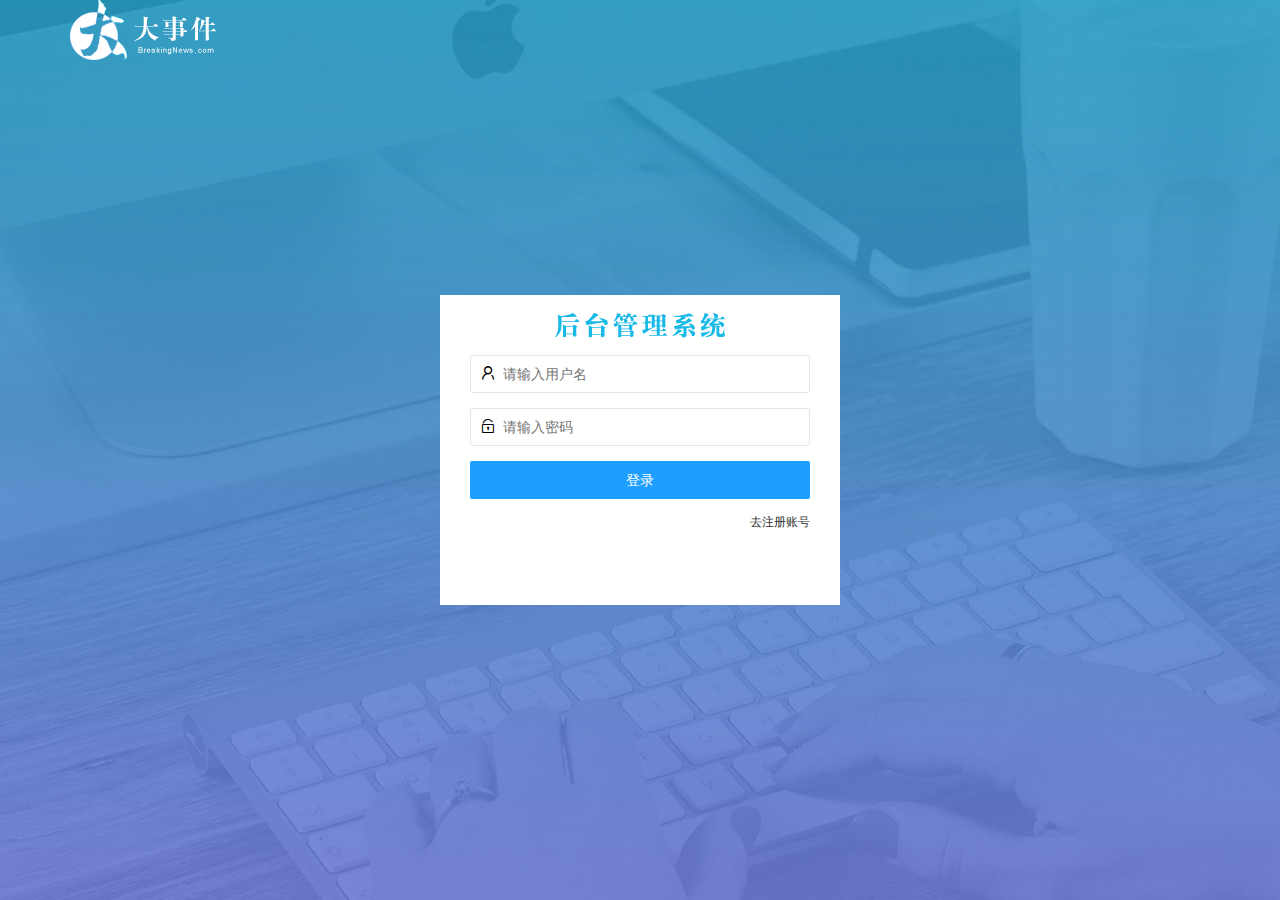
<file: login.html>
<html lang="en">

<head>
    <meta charset="UTF-8" />
    <meta name="viewport" content="width=device-width, initial-scale=1.0" />
    <title>大事件-登录/注册</title>
    <!-- 导入 LayUI 的样式 -->
    <link rel="stylesheet" href="/assets/lib/layui/css/layui.css" />
    <!-- 导入自己的样式表 -->
    <link rel="stylesheet" href="/assets/css/login.css" />
</head>

<body>
    <!-- 头部的 Logo 区域 -->
    <div class="layui-main">
        <img src="/assets/images/logo.png" alt="" />
    </div>

    <!-- 登录注册区域 -->
    <div class="loginAndRegBox">
        <div class="title-box"></div>
        <!-- 登录的div -->
        <div class="login-box">
            <form class="layui-form" action="" id="form_login">
                <!-- 用户名 -->
                <div class="layui-form-item">
                    <i class="layui-icon layui-icon-username"></i>
                    <input type="text" name="username" required lay-verify="required" placeholder="请输入用户名"
                        autocomplete="off" class="layui-input" />
                </div>
                <!-- 密码 -->
                <div class="layui-form-item">
                    <i class="layui-icon layui-icon-password"></i>
                    <input type="password" name="password" required lay-verify="required" placeholder="请输入密码"
                        autocomplete="off" class="layui-input" />
                </div>
                <!-- 登录按钮 -->
                <div class="layui-form-item">
                    <!-- 注意：表单提交按钮和普通按钮的区别，就是 lay-submit 属性 -->
                    <button class="layui-btn layui-btn-fluid layui-btn-normal" lay-submit>登录</button>
                </div>
                <div class="layui-form-item links">
                    <a href="javascript:;" id="link_reg">去注册账号</a>
                </div>
            </form>
        </div>
        <!-- 注册的div -->
        <div class="reg-box">
            <form class="layui-form" id="form_reg">
                <!-- 用户名 -->
                <div class="layui-form-item">
                    <i class="layui-icon layui-icon-username"></i>
                    <input type="text" name="username" required lay-verify="required" placeholder="请输入用户名"
                        autocomplete="off" class="layui-input" />
                </div>
                <!-- 密码 -->
                <div class="layui-form-item">
                    <i class="layui-icon layui-icon-password"></i>
                    <input type="password" name="password" required lay-verify="required|pwd" placeholder="请输入密码"
                        autocomplete="off" class="layui-input" />
                </div>
                <!-- 密码确认框 -->
                <div class="layui-form-item">
                    <i class="layui-icon layui-icon-password"></i>
                    <input type="password" name="repassword" required lay-verify="required|pwd|repwd"
                        placeholder="再次确认密码" autocomplete="off" class="layui-input" />
                </div>
                <!-- 注册按钮 -->
                <div class="layui-form-item">
                    <!-- 注意：表单提交按钮和普通按钮的区别，就是 lay-submit 属性 -->
                    <button class="layui-btn layui-btn-fluid layui-btn-normal" lay-submit>注册</button>
                </div>
                <div class="layui-form-item links">
                    <a href="javascript:;" id="link_login">去登录</a>
                </div>
            </form>
        </div>
    </div>
    <script src="./assets/lib/layui/layui.all.js"></script>
    <script src="./assets/lib/jquery.js"></script>
    <script src="./assets/js/baseAPI.js"></script>
    <script src="./assets/js/login.js"></script>
</body>

</html>
</file>
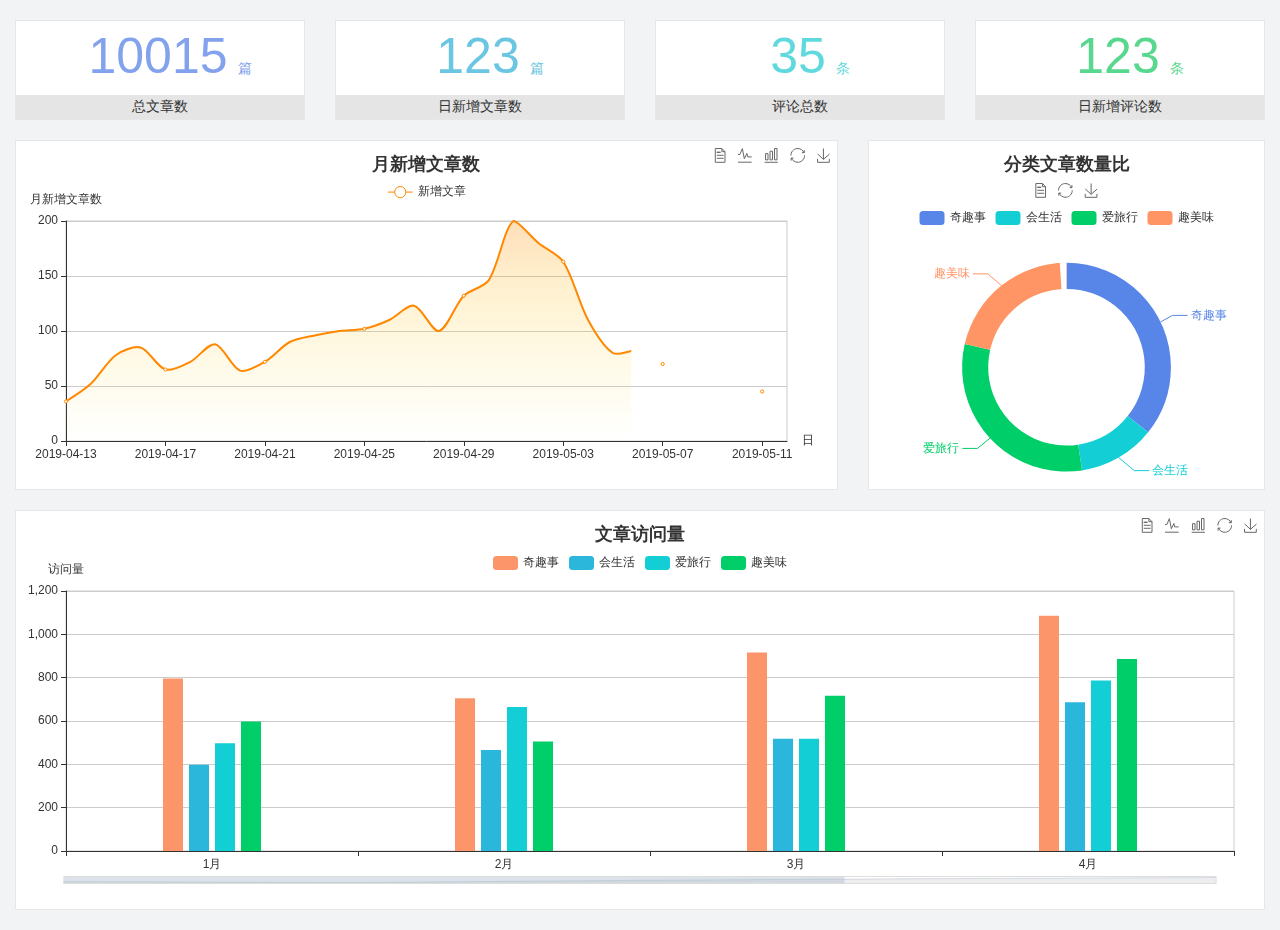
<file: home/dashboard.html>
<!DOCTYPE html>
<html lang="en">

<head>
  <meta charset="UTF-8">
  <meta name="viewport" content="width=device-width, initial-scale=1.0">
  <meta http-equiv="X-UA-Compatible" content="ie=edge">
  <title>图表统计</title>
  <link rel="stylesheet" href="../../assets/lib/bootstrap.css" />
  <link rel="stylesheet" href="../../assets/lib/main.css" />
  <script src="../../assets/lib/jquery.js"></script>
  <script type="text/javascript" src="../../assets/lib/echarts.min.js"></script>
</head>

<body>
  <div class="container-fluid">
    <div class="row spannel_list">
      <div class="col-sm-3 col-xs-6">
        <div class="spannel">
          <em>10015</em><span>篇</span>
          <b>总文章数</b>
        </div>
      </div>
      <div class="col-sm-3 col-xs-6">
        <div class="spannel scolor01">
          <em>123</em><span>篇</span>
          <b>日新增文章数</b>
        </div>
      </div>
      <div class="col-sm-3 col-xs-6">
        <div class="spannel scolor02">
          <em>35</em><span>条</span>
          <b>评论总数</b>
        </div>
      </div>
      <div class="col-sm-3 col-xs-6">
        <div class="spannel scolor03">
          <em>123</em><span>条</span>
          <b>日新增评论数</b>
        </div>
      </div>
    </div>
  </div>

  <div class="container-fluid">
    <div class="row curve-pie">
      <div class="col-lg-8 col-md-8">
        <div class="gragh_pannel" id="curve_show"></div>
      </div>
      <div class="col-lg-4 col-md-4">
        <div class="gragh_pannel" id="pie_show"></div>
      </div>
    </div>
  </div>

  <div class="container-fluid">
    <div class="column_pannel" id="column_show"></div>
  </div>

  <script>
    var oChart = echarts.init(document.getElementById('curve_show'));
    var aList_all = [
      { 'count': 36, 'date': '2019-04-13' },
      { 'count': 52, 'date': '2019-04-14' },
      { 'count': 78, 'date': '2019-04-15' },
      { 'count': 85, 'date': '2019-04-16' },
      { 'count': 65, 'date': '2019-04-17' },
      { 'count': 72, 'date': '2019-04-18' },
      { 'count': 88, 'date': '2019-04-19' },
      { 'count': 64, 'date': '2019-04-20' },
      { 'count': 72, 'date': '2019-04-21' },
      { 'count': 90, 'date': '2019-04-22' },
      { 'count': 96, 'date': '2019-04-23' },
      { 'count': 100, 'date': '2019-04-24' },
      { 'count': 102, 'date': '2019-04-25' },
      { 'count': 110, 'date': '2019-04-26' },
      { 'count': 123, 'date': '2019-04-27' },
      { 'count': 100, 'date': '2019-04-28' },
      { 'count': 132, 'date': '2019-04-29' },
      { 'count': 146, 'date': '2019-04-30' },
      { 'count': 200, 'date': '2019-05-01' },
      { 'count': 180, 'date': '2019-05-02' },
      { 'count': 163, 'date': '2019-05-03' },
      { 'count': 110, 'date': '2019-05-04' },
      { 'count': 80, 'date': '2019-05-05' },
      { 'count': 82, 'date': '2019-05-06' },
      { 'count': 70, 'date': '2019-05-07' },
      { 'count': 65, 'date': '2019-05-08' },
      { 'count': 54, 'date': '2019-05-09' },
      { 'count': 40, 'date': '2019-05-10' },
      { 'count': 45, 'date': '2019-05-11' },
      { 'count': 38, 'date': '2019-05-12' },
    ];

    let aCount = [];
    let aDate = [];

    for (var i = 0; i < aList_all.length; i++) {
      aCount.push(aList_all[i].count);
      aDate.push(aList_all[i].date);
    }

    var chartopt = {
      title: {
        text: '月新增文章数',
        left: 'center',
        top: '10'
      },
      tooltip: {
        trigger: 'axis'
      },
      legend: {
        data: ['新增文章'],
        top: '40'
      },
      toolbox: {
        show: true,
        feature: {
          mark: { show: true },
          dataView: { show: true, readOnly: false },
          magicType: { show: true, type: ['line', 'bar'] },
          restore: { show: true },
          saveAsImage: { show: true }
        }
      },
      calculable: true,
      xAxis: [
        {
          name: '日',
          type: 'category',
          boundaryGap: false,
          data: aDate
        }
      ],
      yAxis: [
        {
          name: '月新增文章数',
          type: 'value'
        }
      ],
      series: [
        {
          name: '新增文章',
          type: 'line',
          smooth: true,
          itemStyle: { normal: { areaStyle: { type: 'default' }, color: '#f80' }, lineStyle: { color: '#f80' } },
          data: aCount
        }],
      areaStyle: {
        normal: {
          color: new echarts.graphic.LinearGradient(0, 0, 0, 1, [{
            offset: 0,
            color: 'rgba(255,136,0,0.39)'
          }, {
            offset: .34,
            color: 'rgba(255,180,0,0.25)'
          }, {
            offset: 1,
            color: 'rgba(255,222,0,0.00)'
          }])

        }
      },
      grid: {
        show: true,
        x: 50,
        x2: 50,
        y: 80,
        height: 220
      }
    };

    oChart.setOption(chartopt);


    var oPie = echarts.init(document.getElementById('pie_show'));
    var oPieopt =
    {
      title: {
        top: 10,
        text: '分类文章数量比',
        x: 'center'
      },
      tooltip: {
        trigger: 'item',
        formatter: "{a} <br/>{b} : {c} ({d}%)"
      },
      color: ['#5885e8', '#13cfd5', '#00ce68', '#ff9565'],
      legend: {
        x: 'center',
        top: 65,
        data: ['奇趣事', '会生活', '爱旅行', '趣美味']
      },
      toolbox: {
        show: true,
        x: 'center',
        top: 35,
        feature: {
          mark: { show: true },
          dataView: { show: true, readOnly: false },
          magicType: {
            show: true,
            type: ['pie', 'funnel'],
            option: {
              funnel: {
                x: '25%',
                width: '50%',
                funnelAlign: 'left',
                max: 1548
              }
            }
          },
          restore: { show: true },
          saveAsImage: { show: true }
        }
      },
      calculable: true,
      series: [
        {
          name: '访问来源',
          type: 'pie',
          radius: ['45%', '60%'],
          center: ['50%', '65%'],
          data: [
            { value: 300, name: '奇趣事' },
            { value: 100, name: '会生活' },
            { value: 260, name: '爱旅行' },
            { value: 180, name: '趣美味' }
          ]
        }
      ]
    };
    oPie.setOption(oPieopt);



    var oColumn = this.echarts.init(document.getElementById('column_show'));
    var oColumnopt =
    {
      title: {
        text: '文章访问量',
        left: 'center',
        top: '10'
      },
      tooltip: {
        trigger: 'axis'
      },
      legend: {
        data: ['奇趣事', '会生活', '爱旅行', '趣美味'],
        top: '40'
      },
      toolbox: {
        show: true,
        feature: {
          mark: { show: true },
          dataView: { show: true, readOnly: false },
          magicType: { show: true, type: ['line', 'bar'] },
          restore: { show: true },
          saveAsImage: { show: true }
        }
      },
      calculable: true,
      xAxis: [
        {
          type: 'category',
          data: ['1月', '2月', '3月', '4月', '5月']
        }
      ],
      yAxis: [
        {
          name: '访问量',
          type: 'value'
        }
      ],
      series: [
        {
          name: '奇趣事',
          type: 'bar',
          barWidth: 20,
          itemStyle: {
            normal: { areaStyle: { type: 'default' }, color: '#fd956a' }
          },
          data: [800, 708, 920, 1090, 1200]
        },
        {
          name: '会生活',
          type: 'bar',
          barWidth: 20,
          itemStyle: {
            normal: { areaStyle: { type: 'default' }, color: '#2bb6db' }
          },
          data: [400, 468, 520, 690, 800]
        },
        {
          name: '爱旅行',
          type: 'bar',
          barWidth: 20,
          itemStyle: {
            normal: { areaStyle: { type: 'default' }, color: '#13cfd5' }
          },
          data: [500, 668, 520, 790, 900]
        },
        {
          name: '趣美味',
          type: 'bar',
          barWidth: 20,
          itemStyle: {
            normal: { areaStyle: { type: 'default' }, color: '#00ce68' }
          },
          data: [600, 508, 720, 890, 1000]
        }
      ],
      grid: {
        show: true,
        x: 50,
        x2: 30,
        y: 80,
        height: 260
      },
      dataZoom: [//给x轴设置滚动条
        {
          start: 0,//默认为0
          end: 100 - 1000 / 31,//默认为100
          type: 'slider',
          show: true,
          xAxisIndex: [0],
          handleSize: 0,//滑动条的 左右2个滑动条的大小
          height: 8,//组件高度
          left: 45, //左边的距离
          right: 50,//右边的距离
          bottom: 26,//右边的距离
          handleColor: '#ddd',//h滑动图标的颜色
          handleStyle: {
            borderColor: "#cacaca",
            borderWidth: "1",
            shadowBlur: 2,
            background: "#ddd",
            shadowColor: "#ddd",
          }
        }]
    };
    oColumn.setOption(oColumnopt);
  </script>
</body>

</html>
</file>
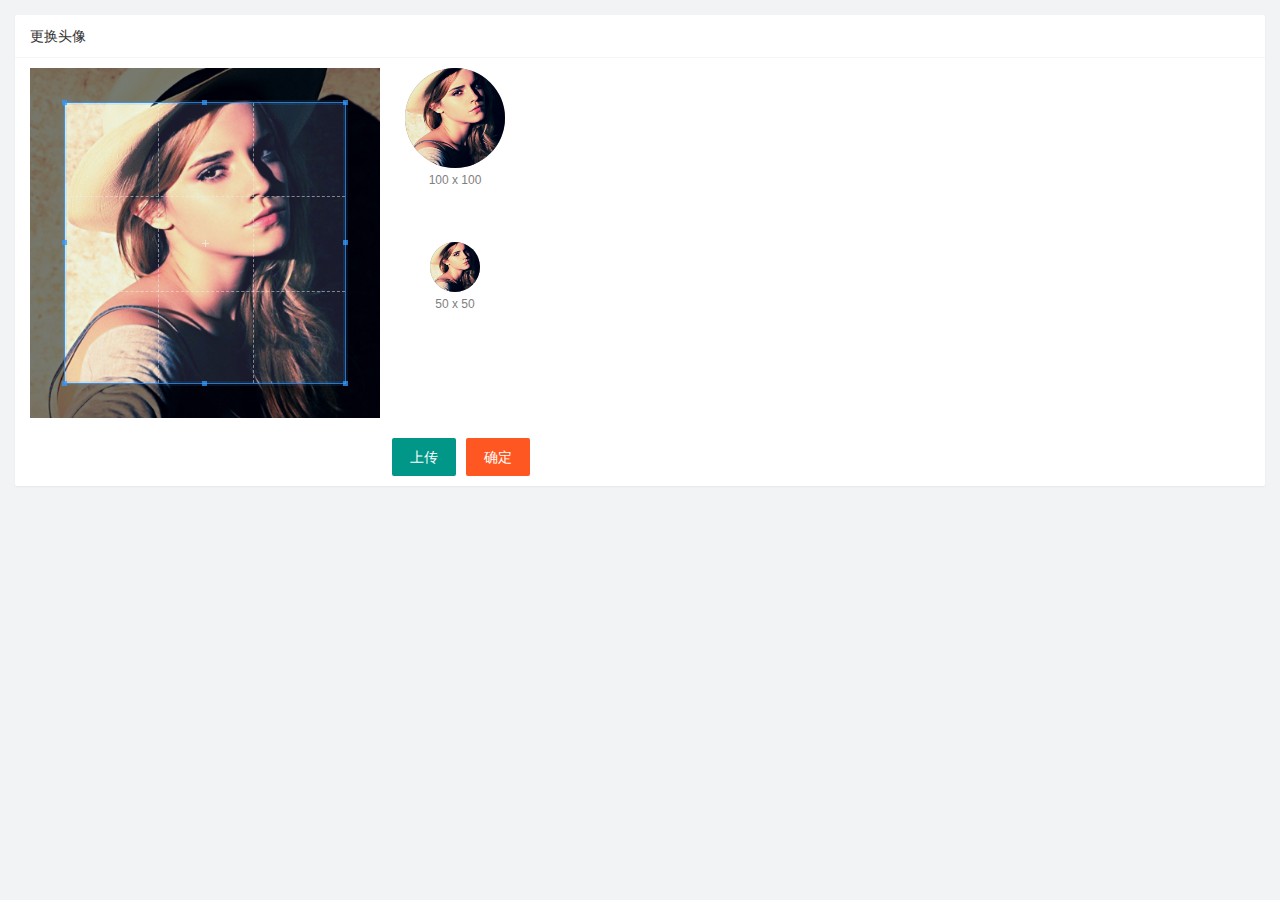
<file: user/user_avatar.html>
<!DOCTYPE html>
<html lang="en">

<head>
    <meta charset="UTF-8" />
    <meta name="viewport" content="width=device-width, initial-scale=1.0" />
    <title>Document</title>
    <link rel="stylesheet" href="/assets/lib/layui/css/layui.css" />
    <link rel="stylesheet" href="/assets/css/user/user_avatar.css" />
    <link rel="stylesheet" href="/assets/lib/cropper/cropper.css">
</head>

<body>
    <!-- 卡片区域 -->
    <div class="layui-card">
        <div class="layui-card-header">更换头像</div>
        <div class="layui-card-body">
            <!-- 第一行的图片裁剪和预览区域 -->
            <div class="row1">
                <!-- 图片裁剪区域 -->
                <div class="cropper-box">
                    <!-- 这个 img 标签很重要，将来会把它初始化为裁剪区域 -->
                    <img id="image" src="/assets/images/sample.jpg" />
                </div>
                <!-- 图片的预览区域 -->
                <div class="preview-box">
                    <div>
                        <!-- 宽高为 100px 的预览区域 -->
                        <div class="img-preview w100"></div>
                        <p class="size">100 x 100</p>
                    </div>
                    <div>
                        <!-- 宽高为 50px 的预览区域 -->
                        <div class="img-preview w50"></div>
                        <p class="size">50 x 50</p>
                    </div>
                </div>
            </div 
            <!-- 第二行的按钮区域 -->
            <div class="row2">
                <input type="file" name="" id="file" accept="image/*">
                <button type="button" class="layui-btn" id="btn_img">上传</button>
                <button type="button" class="layui-btn layui-btn-danger" id="btn_sure">确定</button>
            </div>
        </div>
    </div>
    <script src="/assets/lib/layui/layui.all.js"></script>
    <script src="/assets/lib/jquery.js"></script>
    
    <script src="/assets/lib/cropper/Cropper.js"></script>
    <script src="/assets/lib/cropper/jquery-cropper.js"></script>
    <script src="/assets/js/baseAPI.js"></script>
    <script src="/assets/js/user/user_avatar.js"></script>
</body>

</html>
</file>
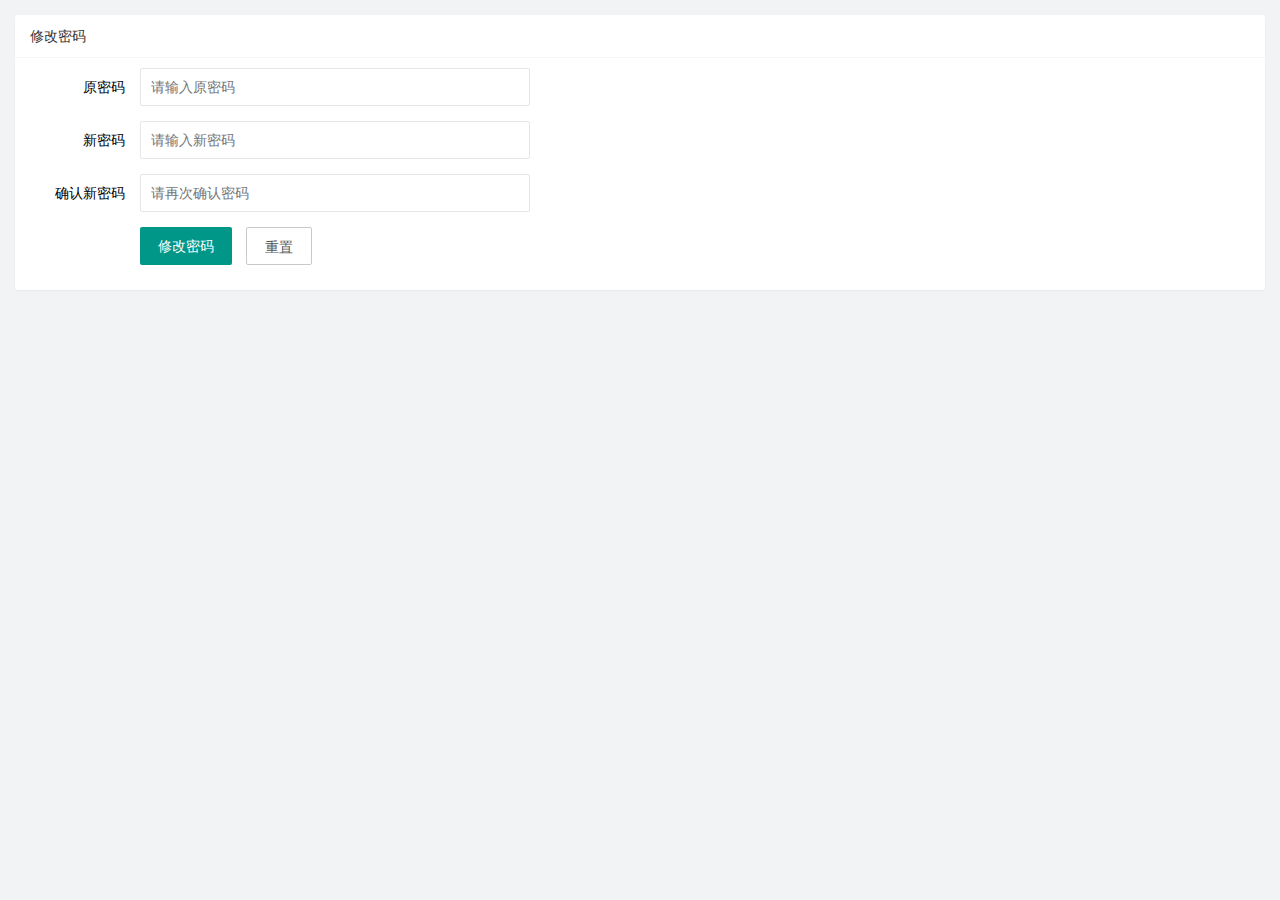
<file: user/user_pwd.html>
<!DOCTYPE html>
<html lang="en">
  <head>
    <meta charset="UTF-8" />
    <meta name="viewport" content="width=device-width, initial-scale=1.0" />
    <title>Document</title>
    <link rel="stylesheet" href="/assets/lib/layui/css/layui.css" />
    <link rel="stylesheet" href="/assets/css/user/user_pwd.css" />
  </head>
  <body>
    <!-- 卡片区域 -->
    <div class="layui-card">
      <div class="layui-card-header">修改密码</div>
      <div class="layui-card-body">
        <form class="layui-form">
          <div class="layui-form-item">
            <label class="layui-form-label">原密码</label>
            <div class="layui-input-block">
              <input type="password" name="oldPwd" required lay-verify="required|pwd" placeholder="请输入原密码" autocomplete="off" class="layui-input" />
            </div>
          </div>
          <div class="layui-form-item">
            <label class="layui-form-label">新密码</label>
            <div class="layui-input-block">
              <input type="password" name="newPwd" required lay-verify="required|pwd|samepwd" placeholder="请输入新密码" autocomplete="off" class="layui-input" />
            </div>
          </div>
          <div class="layui-form-item">
            <label class="layui-form-label">确认新密码</label>
            <div class="layui-input-block">
              <input type="password" name="rePwd" required lay-verify="required|pwd|repwd" placeholder="请再次确认密码" autocomplete="off" class="layui-input" />
            </div>
          </div>
          <div class="layui-form-item">
            <div class="layui-input-block">
              <button class="layui-btn" lay-submit lay-filter="formDemo">修改密码</button>
              <button type="reset" class="layui-btn layui-btn-primary">重置</button>
            </div>
          </div>
        </form>
      </div>
    </div>
    <script src="/assets/lib/layui/layui.all.js"></script>
    <script src="/assets/lib/jquery.js"></script>
    <script src="/assets/js/baseAPI.js"></script>
    <script src="/assets/js/user/user_pwd.js"></script>
  </body>
</html>
</file>
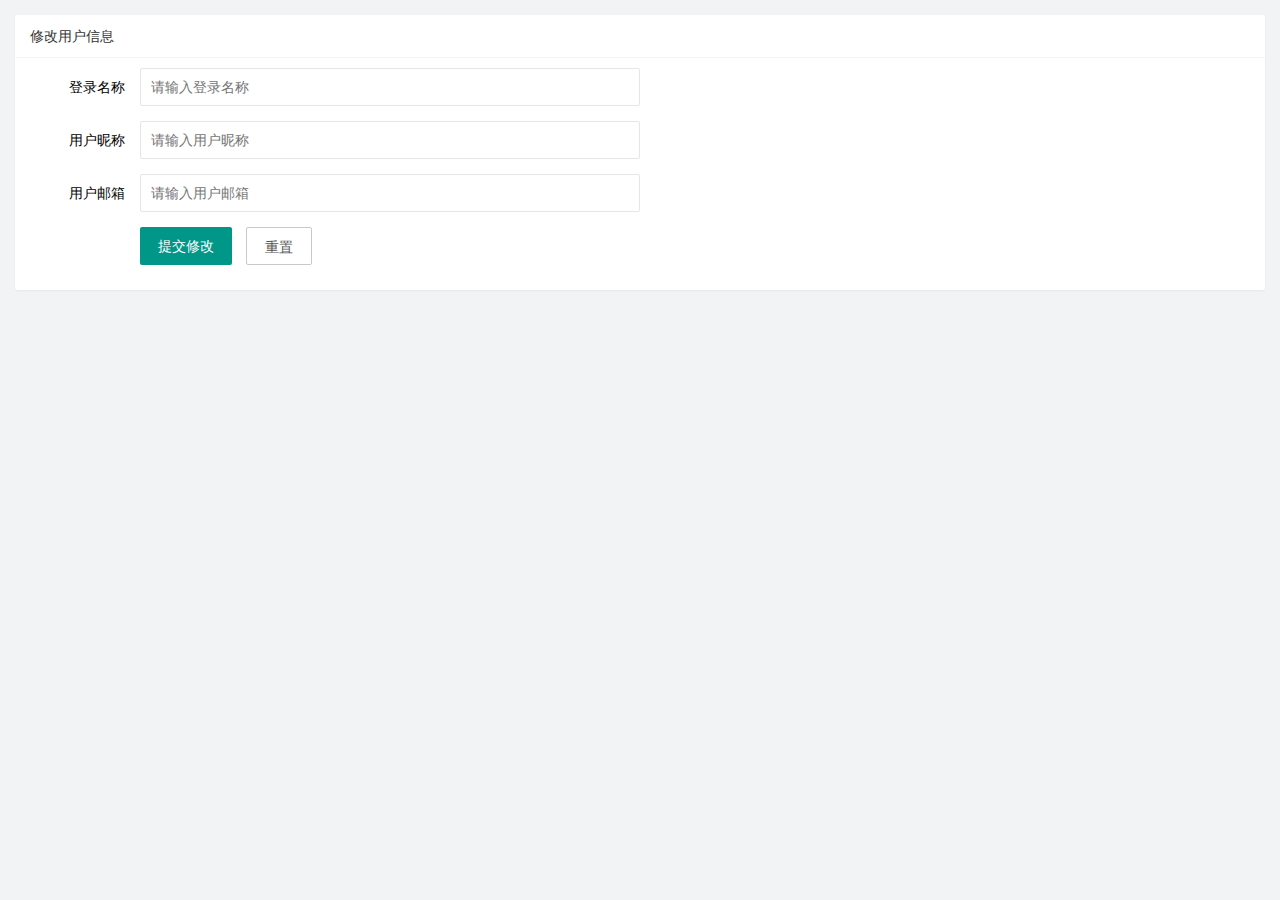
<file: user/userinfo.html>
<!DOCTYPE html>
<html lang="en">
  <head>
    <meta charset="UTF-8" />
    <meta name="viewport" content="width=device-width, initial-scale=1.0" />
    <title>Document</title>
    <!-- 导入 layui 的样式 -->
    <link rel="stylesheet" href="/assets/lib/layui/css/layui.css" />
    <!-- 导入自己的样式 -->
    <link rel="stylesheet" href="../assets/css/user/uesr.css" />
  </head>
  <body>
    <!-- 卡片区域 -->
    <div class="layui-card">
      <div class="layui-card-header">修改用户信息</div>
      <div class="layui-card-body">
        <form class="layui-form" action="" lay-filter="formUserInfo">
            <input type="hidden" name="id" value="" />
            <div class="layui-form-item">
              <label class="layui-form-label">登录名称</label>
              <div class="layui-input-block">
                <input type="text" name="username" required lay-verify="required" placeholder="请输入登录名称" autocomplete="off" class="layui-input" readonly />
              </div>
            </div>
            <div class="layui-form-item">
              <label class="layui-form-label">用户昵称</label>
              <div class="layui-input-block">
                <input type="text" name="nickname" required lay-verify="required|nickname" placeholder="请输入用户昵称" autocomplete="off" class="layui-input" />
              </div>
            </div>
            <div class="layui-form-item">
              <label class="layui-form-label">用户邮箱</label>
              <div class="layui-input-block">
                <input type="text" name="email" required lay-verify="required|email" placeholder="请输入用户邮箱" autocomplete="off" class="layui-input" />
              </div>
            </div>
            <div class="layui-form-item">
              <div class="layui-input-block">
                <button class="layui-btn" lay-submit lay-filter="formDemo">提交修改</button>
                <button type="reset" class="layui-btn layui-btn-primary" id="btn_click">重置</button>
              </div>
            </div>
          </form>
      </div>
    </div>
    <script src="../assets/lib/layui/layui.all.js"></script>
    <script src="../assets/lib/jquery.js"></script>
    <script src="../assets/js/baseAPI.js"></script>
    <script src="/assets/js/user/user.js"></script>
  </body>
</html>
</file>
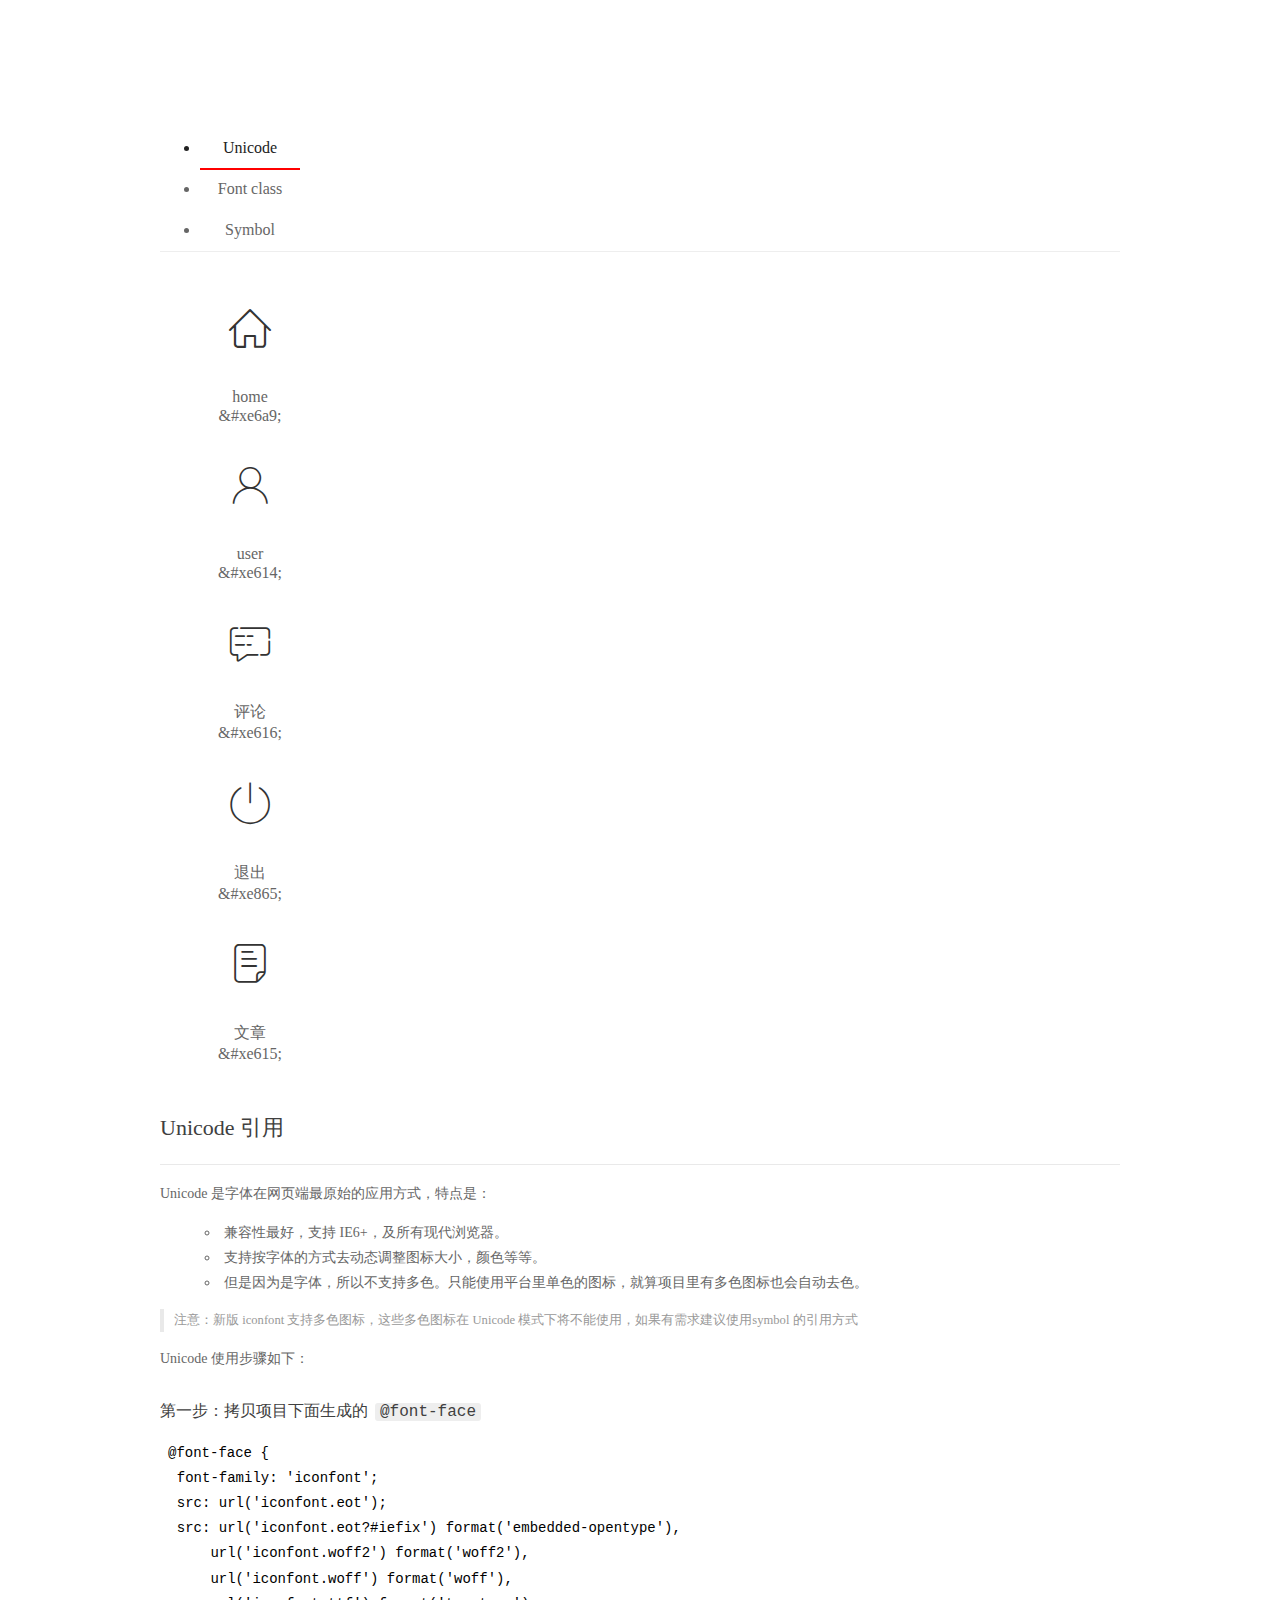
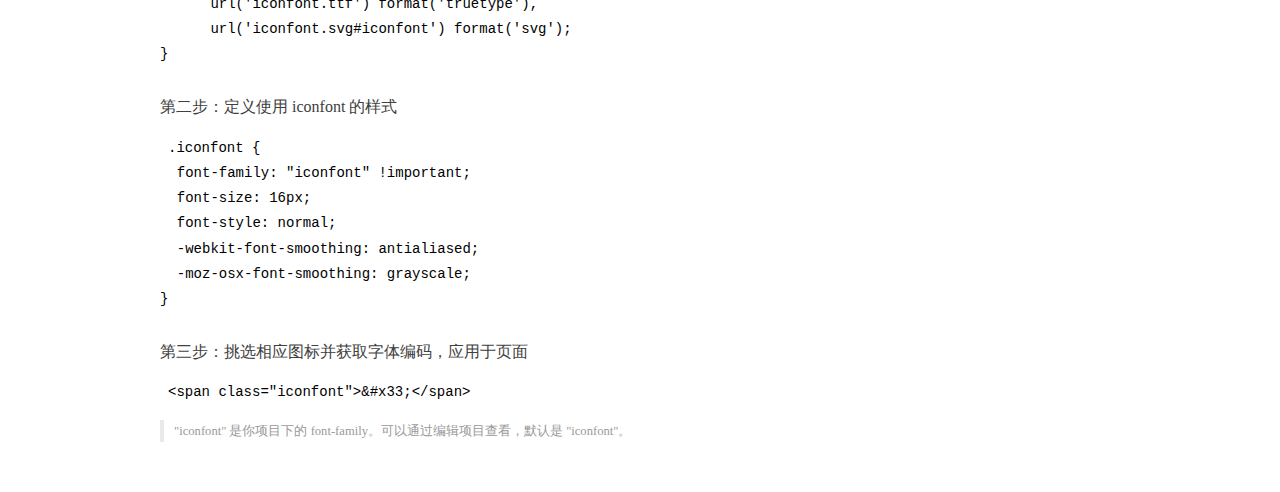
<file: assets/fonts/demo_index.html>
<!DOCTYPE html>
<html>
<head>
  <meta charset="utf-8"/>
  <title>IconFont Demo</title>
  <link rel="shortcut icon" href="https://gtms04.alicdn.com/tps/i4/TB1_oz6GVXXXXaFXpXXJDFnIXXX-64-64.ico" type="image/x-icon"/>
  <link rel="stylesheet" href="https://g.alicdn.com/thx/cube/1.3.2/cube.min.css">
  <link rel="stylesheet" href="demo.css">
  <link rel="stylesheet" href="iconfont.css">
  <script src="iconfont.js"></script>
  <!-- jQuery -->
  <script src="https://a1.alicdn.com/oss/uploads/2018/12/26/7bfddb60-08e8-11e9-9b04-53e73bb6408b.js"></script>
  <!-- 代码高亮 -->
  <script src="https://a1.alicdn.com/oss/uploads/2018/12/26/a3f714d0-08e6-11e9-8a15-ebf944d7534c.js"></script>
</head>
<body>
  <div class="main">
    <h1 class="logo"><a href="https://www.iconfont.cn/" title="iconfont 首页" target="_blank">&#xe86b;</a></h1>
    <div class="nav-tabs">
      <ul id="tabs" class="dib-box">
        <li class="dib active"><span>Unicode</span></li>
        <li class="dib"><span>Font class</span></li>
        <li class="dib"><span>Symbol</span></li>
      </ul>
      
    </div>
    <div class="tab-container">
      <div class="content unicode" style="display: block;">
          <ul class="icon_lists dib-box">
          
            <li class="dib">
              <span class="icon iconfont">&#xe6a9;</span>
                <div class="name">home</div>
                <div class="code-name">&amp;#xe6a9;</div>
              </li>
          
            <li class="dib">
              <span class="icon iconfont">&#xe614;</span>
                <div class="name">user</div>
                <div class="code-name">&amp;#xe614;</div>
              </li>
          
            <li class="dib">
              <span class="icon iconfont">&#xe616;</span>
                <div class="name">评论</div>
                <div class="code-name">&amp;#xe616;</div>
              </li>
          
            <li class="dib">
              <span class="icon iconfont">&#xe865;</span>
                <div class="name">退出</div>
                <div class="code-name">&amp;#xe865;</div>
              </li>
          
            <li class="dib">
              <span class="icon iconfont">&#xe615;</span>
                <div class="name">文章</div>
                <div class="code-name">&amp;#xe615;</div>
              </li>
          
          </ul>
          <div class="article markdown">
          <h2 id="unicode-">Unicode 引用</h2>
          <hr>

          <p>Unicode 是字体在网页端最原始的应用方式，特点是：</p>
          <ul>
            <li>兼容性最好，支持 IE6+，及所有现代浏览器。</li>
            <li>支持按字体的方式去动态调整图标大小，颜色等等。</li>
            <li>但是因为是字体，所以不支持多色。只能使用平台里单色的图标，就算项目里有多色图标也会自动去色。</li>
          </ul>
          <blockquote>
            <p>注意：新版 iconfont 支持多色图标，这些多色图标在 Unicode 模式下将不能使用，如果有需求建议使用symbol 的引用方式</p>
          </blockquote>
          <p>Unicode 使用步骤如下：</p>
          <h3 id="-font-face">第一步：拷贝项目下面生成的 <code>@font-face</code></h3>
<pre><code class="language-css"
>@font-face {
  font-family: 'iconfont';
  src: url('iconfont.eot');
  src: url('iconfont.eot?#iefix') format('embedded-opentype'),
      url('iconfont.woff2') format('woff2'),
      url('iconfont.woff') format('woff'),
      url('iconfont.ttf') format('truetype'),
      url('iconfont.svg#iconfont') format('svg');
}
</code></pre>
          <h3 id="-iconfont-">第二步：定义使用 iconfont 的样式</h3>
<pre><code class="language-css"
>.iconfont {
  font-family: "iconfont" !important;
  font-size: 16px;
  font-style: normal;
  -webkit-font-smoothing: antialiased;
  -moz-osx-font-smoothing: grayscale;
}
</code></pre>
          <h3 id="-">第三步：挑选相应图标并获取字体编码，应用于页面</h3>
<pre>
<code class="language-html"
>&lt;span class="iconfont"&gt;&amp;#x33;&lt;/span&gt;
</code></pre>
          <blockquote>
            <p>"iconfont" 是你项目下的 font-family。可以通过编辑项目查看，默认是 "iconfont"。</p>
          </blockquote>
          </div>
      </div>
      <div class="content font-class">
        <ul class="icon_lists dib-box">
          
          <li class="dib">
            <span class="icon iconfont icon-home"></span>
            <div class="name">
              home
            </div>
            <div class="code-name">.icon-home
            </div>
          </li>
          
          <li class="dib">
            <span class="icon iconfont icon-user"></span>
            <div class="name">
              user
            </div>
            <div class="code-name">.icon-user
            </div>
          </li>
          
          <li class="dib">
            <span class="icon iconfont icon-pinglun"></span>
            <div class="name">
              评论
            </div>
            <div class="code-name">.icon-pinglun
            </div>
          </li>
          
          <li class="dib">
            <span class="icon iconfont icon-tuichu"></span>
            <div class="name">
              退出
            </div>
            <div class="code-name">.icon-tuichu
            </div>
          </li>
          
          <li class="dib">
            <span class="icon iconfont icon-16"></span>
            <div class="name">
              文章
            </div>
            <div class="code-name">.icon-16
            </div>
          </li>
          
        </ul>
        <div class="article markdown">
        <h2 id="font-class-">font-class 引用</h2>
        <hr>

        <p>font-class 是 Unicode 使用方式的一种变种，主要是解决 Unicode 书写不直观，语意不明确的问题。</p>
        <p>与 Unicode 使用方式相比，具有如下特点：</p>
        <ul>
          <li>兼容性良好，支持 IE8+，及所有现代浏览器。</li>
          <li>相比于 Unicode 语意明确，书写更直观。可以很容易分辨这个 icon 是什么。</li>
          <li>因为使用 class 来定义图标，所以当要替换图标时，只需要修改 class 里面的 Unicode 引用。</li>
          <li>不过因为本质上还是使用的字体，所以多色图标还是不支持的。</li>
        </ul>
        <p>使用步骤如下：</p>
        <h3 id="-fontclass-">第一步：引入项目下面生成的 fontclass 代码：</h3>
<pre><code class="language-html">&lt;link rel="stylesheet" href="./iconfont.css"&gt;
</code></pre>
        <h3 id="-">第二步：挑选相应图标并获取类名，应用于页面：</h3>
<pre><code class="language-html">&lt;span class="iconfont icon-xxx"&gt;&lt;/span&gt;
</code></pre>
        <blockquote>
          <p>"
            iconfont" 是你项目下的 font-family。可以通过编辑项目查看，默认是 "iconfont"。</p>
        </blockquote>
      </div>
      </div>
      <div class="content symbol">
          <ul class="icon_lists dib-box">
          
            <li class="dib">
                <svg class="icon svg-icon" aria-hidden="true">
                  <use xlink:href="#icon-home"></use>
                </svg>
                <div class="name">home</div>
                <div class="code-name">#icon-home</div>
            </li>
          
            <li class="dib">
                <svg class="icon svg-icon" aria-hidden="true">
                  <use xlink:href="#icon-user"></use>
                </svg>
                <div class="name">user</div>
                <div class="code-name">#icon-user</div>
            </li>
          
            <li class="dib">
                <svg class="icon svg-icon" aria-hidden="true">
                  <use xlink:href="#icon-pinglun"></use>
                </svg>
                <div class="name">评论</div>
                <div class="code-name">#icon-pinglun</div>
            </li>
          
            <li class="dib">
                <svg class="icon svg-icon" aria-hidden="true">
                  <use xlink:href="#icon-tuichu"></use>
                </svg>
                <div class="name">退出</div>
                <div class="code-name">#icon-tuichu</div>
            </li>
          
            <li class="dib">
                <svg class="icon svg-icon" aria-hidden="true">
                  <use xlink:href="#icon-16"></use>
                </svg>
                <div class="name">文章</div>
                <div class="code-name">#icon-16</div>
            </li>
          
          </ul>
          <div class="article markdown">
          <h2 id="symbol-">Symbol 引用</h2>
          <hr>

          <p>这是一种全新的使用方式，应该说这才是未来的主流，也是平台目前推荐的用法。相关介绍可以参考这篇<a href="">文章</a>
            这种用法其实是做了一个 SVG 的集合，与另外两种相比具有如下特点：</p>
          <ul>
            <li>支持多色图标了，不再受单色限制。</li>
            <li>通过一些技巧，支持像字体那样，通过 <code>font-size</code>, <code>color</code> 来调整样式。</li>
            <li>兼容性较差，支持 IE9+，及现代浏览器。</li>
            <li>浏览器渲染 SVG 的性能一般，还不如 png。</li>
          </ul>
          <p>使用步骤如下：</p>
          <h3 id="-symbol-">第一步：引入项目下面生成的 symbol 代码：</h3>
<pre><code class="language-html">&lt;script src="./iconfont.js"&gt;&lt;/script&gt;
</code></pre>
          <h3 id="-css-">第二步：加入通用 CSS 代码（引入一次就行）：</h3>
<pre><code class="language-html">&lt;style&gt;
.icon {
  width: 1em;
  height: 1em;
  vertical-align: -0.15em;
  fill: currentColor;
  overflow: hidden;
}
&lt;/style&gt;
</code></pre>
          <h3 id="-">第三步：挑选相应图标并获取类名，应用于页面：</h3>
<pre><code class="language-html">&lt;svg class="icon" aria-hidden="true"&gt;
  &lt;use xlink:href="#icon-xxx"&gt;&lt;/use&gt;
&lt;/svg&gt;
</code></pre>
          </div>
      </div>

    </div>
  </div>
  <script>
  $(document).ready(function () {
      $('.tab-container .content:first').show()

      $('#tabs li').click(function (e) {
        var tabContent = $('.tab-container .content')
        var index = $(this).index()

        if ($(this).hasClass('active')) {
          return
        } else {
          $('#tabs li').removeClass('active')
          $(this).addClass('active')

          tabContent.hide().eq(index).fadeIn()
        }
      })
    })
  </script>
</body>
</html>
</file>
<file: assets/lib/layui/css/layui.css>
/** layui-v2.5.5 MIT License By https://www.layui.com */
 .layui-inline,img{display:inline-block;vertical-align:middle}h1,h2,h3,h4,h5,h6{font-weight:400}.layui-edge,.layui-header,.layui-inline,.layui-main{position:relative}.layui-body,.layui-edge,.layui-elip{overflow:hidden}.layui-btn,.layui-edge,.layui-inline,img{vertical-align:middle}.layui-btn,.layui-disabled,.layui-icon,.layui-unselect{-moz-user-select:none;-webkit-user-select:none;-ms-user-select:none}.layui-elip,.layui-form-checkbox span,.layui-form-pane .layui-form-label{text-overflow:ellipsis;white-space:nowrap}.layui-breadcrumb,.layui-tree-btnGroup{visibility:hidden}blockquote,body,button,dd,div,dl,dt,form,h1,h2,h3,h4,h5,h6,input,li,ol,p,pre,td,textarea,th,ul{margin:0;padding:0;-webkit-tap-highlight-color:rgba(0,0,0,0)}a:active,a:hover{outline:0}img{border:none}li{list-style:none}table{border-collapse:collapse;border-spacing:0}h4,h5,h6{font-size:100%}button,input,optgroup,option,select,textarea{font-family:inherit;font-size:inherit;font-style:inherit;font-weight:inherit;outline:0}pre{white-space:pre-wrap;white-space:-moz-pre-wrap;white-space:-pre-wrap;white-space:-o-pre-wrap;word-wrap:break-word}body{line-height:24px;font:14px Helvetica Neue,Helvetica,PingFang SC,Tahoma,Arial,sans-serif}hr{height:1px;margin:10px 0;border:0;clear:both}a{color:#333;text-decoration:none}a:hover{color:#777}a cite{font-style:normal;*cursor:pointer}.layui-border-box,.layui-border-box *{box-sizing:border-box}.layui-box,.layui-box *{box-sizing:content-box}.layui-clear{clear:both;*zoom:1}.layui-clear:after{content:'\20';clear:both;*zoom:1;display:block;height:0}.layui-inline{*display:inline;*zoom:1}.layui-edge{display:inline-block;width:0;height:0;border-width:6px;border-style:dashed;border-color:transparent}.layui-edge-top{top:-4px;border-bottom-color:#999;border-bottom-style:solid}.layui-edge-right{border-left-color:#999;border-left-style:solid}.layui-edge-bottom{top:2px;border-top-color:#999;border-top-style:solid}.layui-edge-left{border-right-color:#999;border-right-style:solid}.layui-disabled,.layui-disabled:hover{color:#d2d2d2!important;cursor:not-allowed!important}.layui-circle{border-radius:100%}.layui-show{display:block!important}.layui-hide{display:none!important}@font-face{font-family:layui-icon;src:url(../font/iconfont.eot?v=250);src:url(../font/iconfont.eot?v=250#iefix) format('embedded-opentype'),url(../font/iconfont.woff2?v=250) format('woff2'),url(../font/iconfont.woff?v=250) format('woff'),url(../font/iconfont.ttf?v=250) format('truetype'),url(../font/iconfont.svg?v=250#layui-icon) format('svg')}.layui-icon{font-family:layui-icon!important;font-size:16px;font-style:normal;-webkit-font-smoothing:antialiased;-moz-osx-font-smoothing:grayscale}.layui-icon-reply-fill:before{content:"\e611"}.layui-icon-set-fill:before{content:"\e614"}.layui-icon-menu-fill:before{content:"\e60f"}.layui-icon-search:before{content:"\e615"}.layui-icon-share:before{content:"\e641"}.layui-icon-set-sm:before{content:"\e620"}.layui-icon-engine:before{content:"\e628"}.layui-icon-close:before{content:"\1006"}.layui-icon-close-fill:before{content:"\1007"}.layui-icon-chart-screen:before{content:"\e629"}.layui-icon-star:before{content:"\e600"}.layui-icon-circle-dot:before{content:"\e617"}.layui-icon-chat:before{content:"\e606"}.layui-icon-release:before{content:"\e609"}.layui-icon-list:before{content:"\e60a"}.layui-icon-chart:before{content:"\e62c"}.layui-icon-ok-circle:before{content:"\1005"}.layui-icon-layim-theme:before{content:"\e61b"}.layui-icon-table:before{content:"\e62d"}.layui-icon-right:before{content:"\e602"}.layui-icon-left:before{content:"\e603"}.layui-icon-cart-simple:before{content:"\e698"}.layui-icon-face-cry:before{content:"\e69c"}.layui-icon-face-smile:before{content:"\e6af"}.layui-icon-survey:before{content:"\e6b2"}.layui-icon-tree:before{content:"\e62e"}.layui-icon-upload-circle:before{content:"\e62f"}.layui-icon-add-circle:before{content:"\e61f"}.layui-icon-download-circle:before{content:"\e601"}.layui-icon-templeate-1:before{content:"\e630"}.layui-icon-util:before{content:"\e631"}.layui-icon-face-surprised:before{content:"\e664"}.layui-icon-edit:before{content:"\e642"}.layui-icon-speaker:before{content:"\e645"}.layui-icon-down:before{content:"\e61a"}.layui-icon-file:before{content:"\e621"}.layui-icon-layouts:before{content:"\e632"}.layui-icon-rate-half:before{content:"\e6c9"}.layui-icon-add-circle-fine:before{content:"\e608"}.layui-icon-prev-circle:before{content:"\e633"}.layui-icon-read:before{content:"\e705"}.layui-icon-404:before{content:"\e61c"}.layui-icon-carousel:before{content:"\e634"}.layui-icon-help:before{content:"\e607"}.layui-icon-code-circle:before{content:"\e635"}.layui-icon-water:before{content:"\e636"}.layui-icon-username:before{content:"\e66f"}.layui-icon-find-fill:before{content:"\e670"}.layui-icon-about:before{content:"\e60b"}.layui-icon-location:before{content:"\e715"}.layui-icon-up:before{content:"\e619"}.layui-icon-pause:before{content:"\e651"}.layui-icon-date:before{content:"\e637"}.layui-icon-layim-uploadfile:before{content:"\e61d"}.layui-icon-delete:before{content:"\e640"}.layui-icon-play:before{content:"\e652"}.layui-icon-top:before{content:"\e604"}.layui-icon-friends:before{content:"\e612"}.layui-icon-refresh-3:before{content:"\e9aa"}.layui-icon-ok:before{content:"\e605"}.layui-icon-layer:before{content:"\e638"}.layui-icon-face-smile-fine:before{content:"\e60c"}.layui-icon-dollar:before{content:"\e659"}.layui-icon-group:before{content:"\e613"}.layui-icon-layim-download:before{content:"\e61e"}.layui-icon-picture-fine:before{content:"\e60d"}.layui-icon-link:before{content:"\e64c"}.layui-icon-diamond:before{content:"\e735"}.layui-icon-log:before{content:"\e60e"}.layui-icon-rate-solid:before{content:"\e67a"}.layui-icon-fonts-del:before{content:"\e64f"}.layui-icon-unlink:before{content:"\e64d"}.layui-icon-fonts-clear:before{content:"\e639"}.layui-icon-triangle-r:before{content:"\e623"}.layui-icon-circle:before{content:"\e63f"}.layui-icon-radio:before{content:"\e643"}.layui-icon-align-center:before{content:"\e647"}.layui-icon-align-right:before{content:"\e648"}.layui-icon-align-left:before{content:"\e649"}.layui-icon-loading-1:before{content:"\e63e"}.layui-icon-return:before{content:"\e65c"}.layui-icon-fonts-strong:before{content:"\e62b"}.layui-icon-upload:before{content:"\e67c"}.layui-icon-dialogue:before{content:"\e63a"}.layui-icon-video:before{content:"\e6ed"}.layui-icon-headset:before{content:"\e6fc"}.layui-icon-cellphone-fine:before{content:"\e63b"}.layui-icon-add-1:before{content:"\e654"}.layui-icon-face-smile-b:before{content:"\e650"}.layui-icon-fonts-html:before{content:"\e64b"}.layui-icon-form:before{content:"\e63c"}.layui-icon-cart:before{content:"\e657"}.layui-icon-camera-fill:before{content:"\e65d"}.layui-icon-tabs:before{content:"\e62a"}.layui-icon-fonts-code:before{content:"\e64e"}.layui-icon-fire:before{content:"\e756"}.layui-icon-set:before{content:"\e716"}.layui-icon-fonts-u:before{content:"\e646"}.layui-icon-triangle-d:before{content:"\e625"}.layui-icon-tips:before{content:"\e702"}.layui-icon-picture:before{content:"\e64a"}.layui-icon-more-vertical:before{content:"\e671"}.layui-icon-flag:before{content:"\e66c"}.layui-icon-loading:before{content:"\e63d"}.layui-icon-fonts-i:before{content:"\e644"}.layui-icon-refresh-1:before{content:"\e666"}.layui-icon-rmb:before{content:"\e65e"}.layui-icon-home:before{content:"\e68e"}.layui-icon-user:before{content:"\e770"}.layui-icon-notice:before{content:"\e667"}.layui-icon-login-weibo:before{content:"\e675"}.layui-icon-voice:before{content:"\e688"}.layui-icon-upload-drag:before{content:"\e681"}.layui-icon-login-qq:before{content:"\e676"}.layui-icon-snowflake:before{content:"\e6b1"}.layui-icon-file-b:before{content:"\e655"}.layui-icon-template:before{content:"\e663"}.layui-icon-auz:before{content:"\e672"}.layui-icon-console:before{content:"\e665"}.layui-icon-app:before{content:"\e653"}.layui-icon-prev:before{content:"\e65a"}.layui-icon-website:before{content:"\e7ae"}.layui-icon-next:before{content:"\e65b"}.layui-icon-component:before{content:"\e857"}.layui-icon-more:before{content:"\e65f"}.layui-icon-login-wechat:before{content:"\e677"}.layui-icon-shrink-right:before{content:"\e668"}.layui-icon-spread-left:before{content:"\e66b"}.layui-icon-camera:before{content:"\e660"}.layui-icon-note:before{content:"\e66e"}.layui-icon-refresh:before{content:"\e669"}.layui-icon-female:before{content:"\e661"}.layui-icon-male:before{content:"\e662"}.layui-icon-password:before{content:"\e673"}.layui-icon-senior:before{content:"\e674"}.layui-icon-theme:before{content:"\e66a"}.layui-icon-tread:before{content:"\e6c5"}.layui-icon-praise:before{content:"\e6c6"}.layui-icon-star-fill:before{content:"\e658"}.layui-icon-rate:before{content:"\e67b"}.layui-icon-template-1:before{content:"\e656"}.layui-icon-vercode:before{content:"\e679"}.layui-icon-cellphone:before{content:"\e678"}.layui-icon-screen-full:before{content:"\e622"}.layui-icon-screen-restore:before{content:"\e758"}.layui-icon-cols:before{content:"\e610"}.layui-icon-export:before{content:"\e67d"}.layui-icon-print:before{content:"\e66d"}.layui-icon-slider:before{content:"\e714"}.layui-icon-addition:before{content:"\e624"}.layui-icon-subtraction:before{content:"\e67e"}.layui-icon-service:before{content:"\e626"}.layui-icon-transfer:before{content:"\e691"}.layui-main{width:1140px;margin:0 auto}.layui-header{z-index:1000;height:60px}.layui-header a:hover{transition:all .5s;-webkit-transition:all .5s}.layui-side{position:fixed;left:0;top:0;bottom:0;z-index:999;width:200px;overflow-x:hidden}.layui-side-scroll{position:relative;width:220px;height:100%;overflow-x:hidden}.layui-body{position:absolute;left:200px;right:0;top:0;bottom:0;z-index:998;width:auto;overflow-y:auto;box-sizing:border-box}.layui-layout-body{overflow:hidden}.layui-layout-admin .layui-header{background-color:#23262E}.layui-layout-admin .layui-side{top:60px;width:200px;overflow-x:hidden}.layui-layout-admin .layui-body{position:fixed;top:60px;bottom:44px}.layui-layout-admin .layui-main{width:auto;margin:0 15px}.layui-layout-admin .layui-footer{position:fixed;left:200px;right:0;bottom:0;height:44px;line-height:44px;padding:0 15px;background-color:#eee}.layui-layout-admin .layui-logo{position:absolute;left:0;top:0;width:200px;height:100%;line-height:60px;text-align:center;color:#009688;font-size:16px}.layui-layout-admin .layui-header .layui-nav{background:0 0}.layui-layout-left{position:absolute!important;left:200px;top:0}.layui-layout-right{position:absolute!important;right:0;top:0}.layui-container{position:relative;margin:0 auto;padding:0 15px;box-sizing:border-box}.layui-fluid{position:relative;margin:0 auto;padding:0 15px}.layui-row:after,.layui-row:before{content:'';display:block;clear:both}.layui-col-lg1,.layui-col-lg10,.layui-col-lg11,.layui-col-lg12,.layui-col-lg2,.layui-col-lg3,.layui-col-lg4,.layui-col-lg5,.layui-col-lg6,.layui-col-lg7,.layui-col-lg8,.layui-col-lg9,.layui-col-md1,.layui-col-md10,.layui-col-md11,.layui-col-md12,.layui-col-md2,.layui-col-md3,.layui-col-md4,.layui-col-md5,.layui-col-md6,.layui-col-md7,.layui-col-md8,.layui-col-md9,.layui-col-sm1,.layui-col-sm10,.layui-col-sm11,.layui-col-sm12,.layui-col-sm2,.layui-col-sm3,.layui-col-sm4,.layui-col-sm5,.layui-col-sm6,.layui-col-sm7,.layui-col-sm8,.layui-col-sm9,.layui-col-xs1,.layui-col-xs10,.layui-col-xs11,.layui-col-xs12,.layui-col-xs2,.layui-col-xs3,.layui-col-xs4,.layui-col-xs5,.layui-col-xs6,.layui-col-xs7,.layui-col-xs8,.layui-col-xs9{position:relative;display:block;box-sizing:border-box}.layui-col-xs1,.layui-col-xs10,.layui-col-xs11,.layui-col-xs12,.layui-col-xs2,.layui-col-xs3,.layui-col-xs4,.layui-col-xs5,.layui-col-xs6,.layui-col-xs7,.layui-col-xs8,.layui-col-xs9{float:left}.layui-col-xs1{width:8.33333333%}.layui-col-xs2{width:16.66666667%}.layui-col-xs3{width:25%}.layui-col-xs4{width:33.33333333%}.layui-col-xs5{width:41.66666667%}.layui-col-xs6{width:50%}.layui-col-xs7{width:58.33333333%}.layui-col-xs8{width:66.66666667%}.layui-col-xs9{width:75%}.layui-col-xs10{width:83.33333333%}.layui-col-xs11{width:91.66666667%}.layui-col-xs12{width:100%}.layui-col-xs-offset1{margin-left:8.33333333%}.layui-col-xs-offset2{margin-left:16.66666667%}.layui-col-xs-offset3{margin-left:25%}.layui-col-xs-offset4{margin-left:33.33333333%}.layui-col-xs-offset5{margin-left:41.66666667%}.layui-col-xs-offset6{margin-left:50%}.layui-col-xs-offset7{margin-left:58.33333333%}.layui-col-xs-offset8{margin-left:66.66666667%}.layui-col-xs-offset9{margin-left:75%}.layui-col-xs-offset10{margin-left:83.33333333%}.layui-col-xs-offset11{margin-left:91.66666667%}.layui-col-xs-offset12{margin-left:100%}@media screen and (max-width:768px){.layui-hide-xs{display:none!important}.layui-show-xs-block{display:block!important}.layui-show-xs-inline{display:inline!important}.layui-show-xs-inline-block{display:inline-block!important}}@media screen and (min-width:768px){.layui-container{width:750px}.layui-hide-sm{display:none!important}.layui-show-sm-block{display:block!important}.layui-show-sm-inline{display:inline!important}.layui-show-sm-inline-block{display:inline-block!important}.layui-col-sm1,.layui-col-sm10,.layui-col-sm11,.layui-col-sm12,.layui-col-sm2,.layui-col-sm3,.layui-col-sm4,.layui-col-sm5,.layui-col-sm6,.layui-col-sm7,.layui-col-sm8,.layui-col-sm9{float:left}.layui-col-sm1{width:8.33333333%}.layui-col-sm2{width:16.66666667%}.layui-col-sm3{width:25%}.layui-col-sm4{width:33.33333333%}.layui-col-sm5{width:41.66666667%}.layui-col-sm6{width:50%}.layui-col-sm7{width:58.33333333%}.layui-col-sm8{width:66.66666667%}.layui-col-sm9{width:75%}.layui-col-sm10{width:83.33333333%}.layui-col-sm11{width:91.66666667%}.layui-col-sm12{width:100%}.layui-col-sm-offset1{margin-left:8.33333333%}.layui-col-sm-offset2{margin-left:16.66666667%}.layui-col-sm-offset3{margin-left:25%}.layui-col-sm-offset4{margin-left:33.33333333%}.layui-col-sm-offset5{margin-left:41.66666667%}.layui-col-sm-offset6{margin-left:50%}.layui-col-sm-offset7{margin-left:58.33333333%}.layui-col-sm-offset8{margin-left:66.66666667%}.layui-col-sm-offset9{margin-left:75%}.layui-col-sm-offset10{margin-left:83.33333333%}.layui-col-sm-offset11{margin-left:91.66666667%}.layui-col-sm-offset12{margin-left:100%}}@media screen and (min-width:992px){.layui-container{width:970px}.layui-hide-md{display:none!important}.layui-show-md-block{display:block!important}.layui-show-md-inline{display:inline!important}.layui-show-md-inline-block{display:inline-block!important}.layui-col-md1,.layui-col-md10,.layui-col-md11,.layui-col-md12,.layui-col-md2,.layui-col-md3,.layui-col-md4,.layui-col-md5,.layui-col-md6,.layui-col-md7,.layui-col-md8,.layui-col-md9{float:left}.layui-col-md1{width:8.33333333%}.layui-col-md2{width:16.66666667%}.layui-col-md3{width:25%}.layui-col-md4{width:33.33333333%}.layui-col-md5{width:41.66666667%}.layui-col-md6{width:50%}.layui-col-md7{width:58.33333333%}.layui-col-md8{width:66.66666667%}.layui-col-md9{width:75%}.layui-col-md10{width:83.33333333%}.layui-col-md11{width:91.66666667%}.layui-col-md12{width:100%}.layui-col-md-offset1{margin-left:8.33333333%}.layui-col-md-offset2{margin-left:16.66666667%}.layui-col-md-offset3{margin-left:25%}.layui-col-md-offset4{margin-left:33.33333333%}.layui-col-md-offset5{margin-left:41.66666667%}.layui-col-md-offset6{margin-left:50%}.layui-col-md-offset7{margin-left:58.33333333%}.layui-col-md-offset8{margin-left:66.66666667%}.layui-col-md-offset9{margin-left:75%}.layui-col-md-offset10{margin-left:83.33333333%}.layui-col-md-offset11{margin-left:91.66666667%}.layui-col-md-offset12{margin-left:100%}}@media screen and (min-width:1200px){.layui-container{width:1170px}.layui-hide-lg{display:none!important}.layui-show-lg-block{display:block!important}.layui-show-lg-inline{display:inline!important}.layui-show-lg-inline-block{display:inline-block!important}.layui-col-lg1,.layui-col-lg10,.layui-col-lg11,.layui-col-lg12,.layui-col-lg2,.layui-col-lg3,.layui-col-lg4,.layui-col-lg5,.layui-col-lg6,.layui-col-lg7,.layui-col-lg8,.layui-col-lg9{float:left}.layui-col-lg1{width:8.33333333%}.layui-col-lg2{width:16.66666667%}.layui-col-lg3{width:25%}.layui-col-lg4{width:33.33333333%}.layui-col-lg5{width:41.66666667%}.layui-col-lg6{width:50%}.layui-col-lg7{width:58.33333333%}.layui-col-lg8{width:66.66666667%}.layui-col-lg9{width:75%}.layui-col-lg10{width:83.33333333%}.layui-col-lg11{width:91.66666667%}.layui-col-lg12{width:100%}.layui-col-lg-offset1{margin-left:8.33333333%}.layui-col-lg-offset2{margin-left:16.66666667%}.layui-col-lg-offset3{margin-left:25%}.layui-col-lg-offset4{margin-left:33.33333333%}.layui-col-lg-offset5{margin-left:41.66666667%}.layui-col-lg-offset6{margin-left:50%}.layui-col-lg-offset7{margin-left:58.33333333%}.layui-col-lg-offset8{margin-left:66.66666667%}.layui-col-lg-offset9{margin-left:75%}.layui-col-lg-offset10{margin-left:83.33333333%}.layui-col-lg-offset11{margin-left:91.66666667%}.layui-col-lg-offset12{margin-left:100%}}.layui-col-space1{margin:-.5px}.layui-col-space1>*{padding:.5px}.layui-col-space3{margin:-1.5px}.layui-col-space3>*{padding:1.5px}.layui-col-space5{margin:-2.5px}.layui-col-space5>*{padding:2.5px}.layui-col-space8{margin:-3.5px}.layui-col-space8>*{padding:3.5px}.layui-col-space10{margin:-5px}.layui-col-space10>*{padding:5px}.layui-col-space12{margin:-6px}.layui-col-space12>*{padding:6px}.layui-col-space15{margin:-7.5px}.layui-col-space15>*{padding:7.5px}.layui-col-space18{margin:-9px}.layui-col-space18>*{padding:9px}.layui-col-space20{margin:-10px}.layui-col-space20>*{padding:10px}.layui-col-space22{margin:-11px}.layui-col-space22>*{padding:11px}.layui-col-space25{margin:-12.5px}.layui-col-space25>*{padding:12.5px}.layui-col-space30{margin:-15px}.layui-col-space30>*{padding:15px}.layui-btn,.layui-input,.layui-select,.layui-textarea,.layui-upload-button{outline:0;-webkit-appearance:none;transition:all .3s;-webkit-transition:all .3s;box-sizing:border-box}.layui-elem-quote{margin-bottom:10px;padding:15px;line-height:22px;border-left:5px solid #009688;border-radius:0 2px 2px 0;background-color:#f2f2f2}.layui-quote-nm{border-style:solid;border-width:1px 1px 1px 5px;background:0 0}.layui-elem-field{margin-bottom:10px;padding:0;border-width:1px;border-style:solid}.layui-elem-field legend{margin-left:20px;padding:0 10px;font-size:20px;font-weight:300}.layui-field-title{margin:10px 0 20px;border-width:1px 0 0}.layui-field-box{padding:10px 15px}.layui-field-title .layui-field-box{padding:10px 0}.layui-progress{position:relative;height:6px;border-radius:20px;background-color:#e2e2e2}.layui-progress-bar{position:absolute;left:0;top:0;width:0;max-width:100%;height:6px;border-radius:20px;text-align:right;background-color:#5FB878;transition:all .3s;-webkit-transition:all .3s}.layui-progress-big,.layui-progress-big .layui-progress-bar{height:18px;line-height:18px}.layui-progress-text{position:relative;top:-20px;line-height:18px;font-size:12px;color:#666}.layui-progress-big .layui-progress-text{position:static;padding:0 10px;color:#fff}.layui-collapse{border-width:1px;border-style:solid;border-radius:2px}.layui-colla-content,.layui-colla-item{border-top-width:1px;border-top-style:solid}.layui-colla-item:first-child{border-top:none}.layui-colla-title{position:relative;height:42px;line-height:42px;padding:0 15px 0 35px;color:#333;background-color:#f2f2f2;cursor:pointer;font-size:14px;overflow:hidden}.layui-colla-content{display:none;padding:10px 15px;line-height:22px;color:#666}.layui-colla-icon{position:absolute;left:15px;top:0;font-size:14px}.layui-card{margin-bottom:15px;border-radius:2px;background-color:#fff;box-shadow:0 1px 2px 0 rgba(0,0,0,.05)}.layui-card:last-child{margin-bottom:0}.layui-card-header{position:relative;height:42px;line-height:42px;padding:0 15px;border-bottom:1px solid #f6f6f6;color:#333;border-radius:2px 2px 0 0;font-size:14px}.layui-bg-black,.layui-bg-blue,.layui-bg-cyan,.layui-bg-green,.layui-bg-orange,.layui-bg-red{color:#fff!important}.layui-card-body{position:relative;padding:10px 15px;line-height:24px}.layui-card-body[pad15]{padding:15px}.layui-card-body[pad20]{padding:20px}.layui-card-body .layui-table{margin:5px 0}.layui-card .layui-tab{margin:0}.layui-panel-window{position:relative;padding:15px;border-radius:0;border-top:5px solid #E6E6E6;background-color:#fff}.layui-auxiliar-moving{position:fixed;left:0;right:0;top:0;bottom:0;width:100%;height:100%;background:0 0;z-index:9999999999}.layui-form-label,.layui-form-mid,.layui-form-select,.layui-input-block,.layui-input-inline,.layui-textarea{position:relative}.layui-bg-red{background-color:#FF5722!important}.layui-bg-orange{background-color:#FFB800!important}.layui-bg-green{background-color:#009688!important}.layui-bg-cyan{background-color:#2F4056!important}.layui-bg-blue{background-color:#1E9FFF!important}.layui-bg-black{background-color:#393D49!important}.layui-bg-gray{background-color:#eee!important;color:#666!important}.layui-badge-rim,.layui-colla-content,.layui-colla-item,.layui-collapse,.layui-elem-field,.layui-form-pane .layui-form-item[pane],.layui-form-pane .layui-form-label,.layui-input,.layui-layedit,.layui-layedit-tool,.layui-quote-nm,.layui-select,.layui-tab-bar,.layui-tab-card,.layui-tab-title,.layui-tab-title .layui-this:after,.layui-textarea{border-color:#e6e6e6}.layui-timeline-item:before,hr{background-color:#e6e6e6}.layui-text{line-height:22px;font-size:14px;color:#666}.layui-text h1,.layui-text h2,.layui-text h3{font-weight:500;color:#333}.layui-text h1{font-size:30px}.layui-text h2{font-size:24px}.layui-text h3{font-size:18px}.layui-text a:not(.layui-btn){color:#01AAED}.layui-text a:not(.layui-btn):hover{text-decoration:underline}.layui-text ul{padding:5px 0 5px 15px}.layui-text ul li{margin-top:5px;list-style-type:disc}.layui-text em,.layui-word-aux{color:#999!important;padding:0 5px!important}.layui-btn{display:inline-block;height:38px;line-height:38px;padding:0 18px;background-color:#009688;color:#fff;white-space:nowrap;text-align:center;font-size:14px;border:none;border-radius:2px;cursor:pointer}.layui-btn:hover{opacity:.8;filter:alpha(opacity=80);color:#fff}.layui-btn:active{opacity:1;filter:alpha(opacity=100)}.layui-btn+.layui-btn{margin-left:10px}.layui-btn-container{font-size:0}.layui-btn-container .layui-btn{margin-right:10px;margin-bottom:10px}.layui-btn-container .layui-btn+.layui-btn{margin-left:0}.layui-table .layui-btn-container .layui-btn{margin-bottom:9px}.layui-btn-radius{border-radius:100px}.layui-btn .layui-icon{margin-right:3px;font-size:18px;vertical-align:bottom;vertical-align:middle\9}.layui-btn-primary{border:1px solid #C9C9C9;background-color:#fff;color:#555}.layui-btn-primary:hover{border-color:#009688;color:#333}.layui-btn-normal{background-color:#1E9FFF}.layui-btn-warm{background-color:#FFB800}.layui-btn-danger{background-color:#FF5722}.layui-btn-checked{background-color:#5FB878}.layui-btn-disabled,.layui-btn-disabled:active,.layui-btn-disabled:hover{border:1px solid #e6e6e6;background-color:#FBFBFB;color:#C9C9C9;cursor:not-allowed;opacity:1}.layui-btn-lg{height:44px;line-height:44px;padding:0 25px;font-size:16px}.layui-btn-sm{height:30px;line-height:30px;padding:0 10px;font-size:12px}.layui-btn-sm i{font-size:16px!important}.layui-btn-xs{height:22px;line-height:22px;padding:0 5px;font-size:12px}.layui-btn-xs i{font-size:14px!important}.layui-btn-group{display:inline-block;vertical-align:middle;font-size:0}.layui-btn-group .layui-btn{margin-left:0!important;margin-right:0!important;border-left:1px solid rgba(255,255,255,.5);border-radius:0}.layui-btn-group .layui-btn-primary{border-left:none}.layui-btn-group .layui-btn-primary:hover{border-color:#C9C9C9;color:#009688}.layui-btn-group .layui-btn:first-child{border-left:none;border-radius:2px 0 0 2px}.layui-btn-group .layui-btn-primary:first-child{border-left:1px solid #c9c9c9}.layui-btn-group .layui-btn:last-child{border-radius:0 2px 2px 0}.layui-btn-group .layui-btn+.layui-btn{margin-left:0}.layui-btn-group+.layui-btn-group{margin-left:10px}.layui-btn-fluid{width:100%}.layui-input,.layui-select,.layui-textarea{height:38px;line-height:1.3;line-height:38px\9;border-width:1px;border-style:solid;background-color:#fff;border-radius:2px}.layui-input::-webkit-input-placeholder,.layui-select::-webkit-input-placeholder,.layui-textarea::-webkit-input-placeholder{line-height:1.3}.layui-input,.layui-textarea{display:block;width:100%;padding-left:10px}.layui-input:hover,.layui-textarea:hover{border-color:#D2D2D2!important}.layui-input:focus,.layui-textarea:focus{border-color:#C9C9C9!important}.layui-textarea{min-height:100px;height:auto;line-height:20px;padding:6px 10px;resize:vertical}.layui-select{padding:0 10px}.layui-form input[type=checkbox],.layui-form input[type=radio],.layui-form select{display:none}.layui-form [lay-ignore]{display:initial}.layui-form-item{margin-bottom:15px;clear:both;*zoom:1}.layui-form-item:after{content:'\20';clear:both;*zoom:1;display:block;height:0}.layui-form-label{float:left;display:block;padding:9px 15px;width:80px;font-weight:400;line-height:20px;text-align:right}.layui-form-label-col{display:block;float:none;padding:9px 0;line-height:20px;text-align:left}.layui-form-item .layui-inline{margin-bottom:5px;margin-right:10px}.layui-input-block{margin-left:110px;min-height:36px}.layui-input-inline{display:inline-block;vertical-align:middle}.layui-form-item .layui-input-inline{float:left;width:190px;margin-right:10px}.layui-form-text .layui-input-inline{width:auto}.layui-form-mid{float:left;display:block;padding:9px 0!important;line-height:20px;margin-right:10px}.layui-form-danger+.layui-form-select .layui-input,.layui-form-danger:focus{border-color:#FF5722!important}.layui-form-select .layui-input{padding-right:30px;cursor:pointer}.layui-form-select .layui-edge{position:absolute;right:10px;top:50%;margin-top:-3px;cursor:pointer;border-width:6px;border-top-color:#c2c2c2;border-top-style:solid;transition:all .3s;-webkit-transition:all .3s}.layui-form-select dl{display:none;position:absolute;left:0;top:42px;padding:5px 0;z-index:899;min-width:100%;border:1px solid #d2d2d2;max-height:300px;overflow-y:auto;background-color:#fff;border-radius:2px;box-shadow:0 2px 4px rgba(0,0,0,.12);box-sizing:border-box}.layui-form-select dl dd,.layui-form-select dl dt{padding:0 10px;line-height:36px;white-space:nowrap;overflow:hidden;text-overflow:ellipsis}.layui-form-select dl dt{font-size:12px;color:#999}.layui-form-select dl dd{cursor:pointer}.layui-form-select dl dd:hover{background-color:#f2f2f2;-webkit-transition:.5s all;transition:.5s all}.layui-form-select .layui-select-group dd{padding-left:20px}.layui-form-select dl dd.layui-select-tips{padding-left:10px!important;color:#999}.layui-form-select dl dd.layui-this{background-color:#5FB878;color:#fff}.layui-form-checkbox,.layui-form-select dl dd.layui-disabled{background-color:#fff}.layui-form-selected dl{display:block}.layui-form-checkbox,.layui-form-checkbox *,.layui-form-switch{display:inline-block;vertical-align:middle}.layui-form-selected .layui-edge{margin-top:-9px;-webkit-transform:rotate(180deg);transform:rotate(180deg);margin-top:-3px\9}:root .layui-form-selected .layui-edge{margin-top:-9px\0/IE9}.layui-form-selectup dl{top:auto;bottom:42px}.layui-select-none{margin:5px 0;text-align:center;color:#999}.layui-select-disabled .layui-disabled{border-color:#eee!important}.layui-select-disabled .layui-edge{border-top-color:#d2d2d2}.layui-form-checkbox{position:relative;height:30px;line-height:30px;margin-right:10px;padding-right:30px;cursor:pointer;font-size:0;-webkit-transition:.1s linear;transition:.1s linear;box-sizing:border-box}.layui-form-checkbox span{padding:0 10px;height:100%;font-size:14px;border-radius:2px 0 0 2px;background-color:#d2d2d2;color:#fff;overflow:hidden}.layui-form-checkbox:hover span{background-color:#c2c2c2}.layui-form-checkbox i{position:absolute;right:0;top:0;width:30px;height:28px;border:1px solid #d2d2d2;border-left:none;border-radius:0 2px 2px 0;color:#fff;font-size:20px;text-align:center}.layui-form-checkbox:hover i{border-color:#c2c2c2;color:#c2c2c2}.layui-form-checked,.layui-form-checked:hover{border-color:#5FB878}.layui-form-checked span,.layui-form-checked:hover span{background-color:#5FB878}.layui-form-checked i,.layui-form-checked:hover i{color:#5FB878}.layui-form-item .layui-form-checkbox{margin-top:4px}.layui-form-checkbox[lay-skin=primary]{height:auto!important;line-height:normal!important;min-width:18px;min-height:18px;border:none!important;margin-right:0;padding-left:28px;padding-right:0;background:0 0}.layui-form-checkbox[lay-skin=primary] span{padding-left:0;padding-right:15px;line-height:18px;background:0 0;color:#666}.layui-form-checkbox[lay-skin=primary] i{right:auto;left:0;width:16px;height:16px;line-height:16px;border:1px solid #d2d2d2;font-size:12px;border-radius:2px;background-color:#fff;-webkit-transition:.1s linear;transition:.1s linear}.layui-form-checkbox[lay-skin=primary]:hover i{border-color:#5FB878;color:#fff}.layui-form-checked[lay-skin=primary] i{border-color:#5FB878!important;background-color:#5FB878;color:#fff}.layui-checkbox-disbaled[lay-skin=primary] span{background:0 0!important;color:#c2c2c2}.layui-checkbox-disbaled[lay-skin=primary]:hover i{border-color:#d2d2d2}.layui-form-item .layui-form-checkbox[lay-skin=primary]{margin-top:10px}.layui-form-switch{position:relative;height:22px;line-height:22px;min-width:35px;padding:0 5px;margin-top:8px;border:1px solid #d2d2d2;border-radius:20px;cursor:pointer;background-color:#fff;-webkit-transition:.1s linear;transition:.1s linear}.layui-form-switch i{position:absolute;left:5px;top:3px;width:16px;height:16px;border-radius:20px;background-color:#d2d2d2;-webkit-transition:.1s linear;transition:.1s linear}.layui-form-switch em{position:relative;top:0;width:25px;margin-left:21px;padding:0!important;text-align:center!important;color:#999!important;font-style:normal!important;font-size:12px}.layui-form-onswitch{border-color:#5FB878;background-color:#5FB878}.layui-checkbox-disbaled,.layui-checkbox-disbaled i{border-color:#e2e2e2!important}.layui-form-onswitch i{left:100%;margin-left:-21px;background-color:#fff}.layui-form-onswitch em{margin-left:5px;margin-right:21px;color:#fff!important}.layui-checkbox-disbaled span{background-color:#e2e2e2!important}.layui-checkbox-disbaled:hover i{color:#fff!important}[lay-radio]{display:none}.layui-form-radio,.layui-form-radio *{display:inline-block;vertical-align:middle}.layui-form-radio{line-height:28px;margin:6px 10px 0 0;padding-right:10px;cursor:pointer;font-size:0}.layui-form-radio *{font-size:14px}.layui-form-radio>i{margin-right:8px;font-size:22px;color:#c2c2c2}.layui-form-radio>i:hover,.layui-form-radioed>i{color:#5FB878}.layui-radio-disbaled>i{color:#e2e2e2!important}.layui-form-pane .layui-form-label{width:110px;padding:8px 15px;height:38px;line-height:20px;border-width:1px;border-style:solid;border-radius:2px 0 0 2px;text-align:center;background-color:#FBFBFB;overflow:hidden;box-sizing:border-box}.layui-form-pane .layui-input-inline{margin-left:-1px}.layui-form-pane .layui-input-block{margin-left:110px;left:-1px}.layui-form-pane .layui-input{border-radius:0 2px 2px 0}.layui-form-pane .layui-form-text .layui-form-label{float:none;width:100%;border-radius:2px;box-sizing:border-box;text-align:left}.layui-form-pane .layui-form-text .layui-input-inline{display:block;margin:0;top:-1px;clear:both}.layui-form-pane .layui-form-text .layui-input-block{margin:0;left:0;top:-1px}.layui-form-pane .layui-form-text .layui-textarea{min-height:100px;border-radius:0 0 2px 2px}.layui-form-pane .layui-form-checkbox{margin:4px 0 4px 10px}.layui-form-pane .layui-form-radio,.layui-form-pane .layui-form-switch{margin-top:6px;margin-left:10px}.layui-form-pane .layui-form-item[pane]{position:relative;border-width:1px;border-style:solid}.layui-form-pane .layui-form-item[pane] .layui-form-label{position:absolute;left:0;top:0;height:100%;border-width:0 1px 0 0}.layui-form-pane .layui-form-item[pane] .layui-input-inline{margin-left:110px}@media screen and (max-width:450px){.layui-form-item .layui-form-label{text-overflow:ellipsis;overflow:hidden;white-space:nowrap}.layui-form-item .layui-inline{display:block;margin-right:0;margin-bottom:20px;clear:both}.layui-form-item .layui-inline:after{content:'\20';clear:both;display:block;height:0}.layui-form-item .layui-input-inline{display:block;float:none;left:-3px;width:auto;margin:0 0 10px 112px}.layui-form-item .layui-input-inline+.layui-form-mid{margin-left:110px;top:-5px;padding:0}.layui-form-item .layui-form-checkbox{margin-right:5px;margin-bottom:5px}}.layui-layedit{border-width:1px;border-style:solid;border-radius:2px}.layui-layedit-tool{padding:3px 5px;border-bottom-width:1px;border-bottom-style:solid;font-size:0}.layedit-tool-fixed{position:fixed;top:0;border-top:1px solid #e2e2e2}.layui-layedit-tool .layedit-tool-mid,.layui-layedit-tool .layui-icon{display:inline-block;vertical-align:middle;text-align:center;font-size:14px}.layui-layedit-tool .layui-icon{position:relative;width:32px;height:30px;line-height:30px;margin:3px 5px;color:#777;cursor:pointer;border-radius:2px}.layui-layedit-tool .layui-icon:hover{color:#393D49}.layui-layedit-tool .layui-icon:active{color:#000}.layui-layedit-tool .layedit-tool-active{background-color:#e2e2e2;color:#000}.layui-layedit-tool .layui-disabled,.layui-layedit-tool .layui-disabled:hover{color:#d2d2d2;cursor:not-allowed}.layui-layedit-tool .layedit-tool-mid{width:1px;height:18px;margin:0 10px;background-color:#d2d2d2}.layedit-tool-html{width:50px!important;font-size:30px!important}.layedit-tool-b,.layedit-tool-code,.layedit-tool-help{font-size:16px!important}.layedit-tool-d,.layedit-tool-face,.layedit-tool-image,.layedit-tool-unlink{font-size:18px!important}.layedit-tool-image input{position:absolute;font-size:0;left:0;top:0;width:100%;height:100%;opacity:.01;filter:Alpha(opacity=1);cursor:pointer}.layui-layedit-iframe iframe{display:block;width:100%}#LAY_layedit_code{overflow:hidden}.layui-laypage{display:inline-block;*display:inline;*zoom:1;vertical-align:middle;margin:10px 0;font-size:0}.layui-laypage>a:first-child,.layui-laypage>a:first-child em{border-radius:2px 0 0 2px}.layui-laypage>a:last-child,.layui-laypage>a:last-child em{border-radius:0 2px 2px 0}.layui-laypage>:first-child{margin-left:0!important}.layui-laypage>:last-child{margin-right:0!important}.layui-laypage a,.layui-laypage button,.layui-laypage input,.layui-laypage select,.layui-laypage span{border:1px solid #e2e2e2}.layui-laypage a,.layui-laypage span{display:inline-block;*display:inline;*zoom:1;vertical-align:middle;padding:0 15px;height:28px;line-height:28px;margin:0 -1px 5px 0;background-color:#fff;color:#333;font-size:12px}.layui-flow-more a *,.layui-laypage input,.layui-table-view select[lay-ignore]{display:inline-block}.layui-laypage a:hover{color:#009688}.layui-laypage em{font-style:normal}.layui-laypage .layui-laypage-spr{color:#999;font-weight:700}.layui-laypage a{text-decoration:none}.layui-laypage .layui-laypage-curr{position:relative}.layui-laypage .layui-laypage-curr em{position:relative;color:#fff}.layui-laypage .layui-laypage-curr .layui-laypage-em{position:absolute;left:-1px;top:-1px;padding:1px;width:100%;height:100%;background-color:#009688}.layui-laypage-em{border-radius:2px}.layui-laypage-next em,.layui-laypage-prev em{font-family:Sim sun;font-size:16px}.layui-laypage .layui-laypage-count,.layui-laypage .layui-laypage-limits,.layui-laypage .layui-laypage-refresh,.layui-laypage .layui-laypage-skip{margin-left:10px;margin-right:10px;padding:0;border:none}.layui-laypage .layui-laypage-limits,.layui-laypage .layui-laypage-refresh{vertical-align:top}.layui-laypage .layui-laypage-refresh i{font-size:18px;cursor:pointer}.layui-laypage select{height:22px;padding:3px;border-radius:2px;cursor:pointer}.layui-laypage .layui-laypage-skip{height:30px;line-height:30px;color:#999}.layui-laypage button,.layui-laypage input{height:30px;line-height:30px;border-radius:2px;vertical-align:top;background-color:#fff;box-sizing:border-box}.layui-laypage input{width:40px;margin:0 10px;padding:0 3px;text-align:center}.layui-laypage input:focus,.layui-laypage select:focus{border-color:#009688!important}.layui-laypage button{margin-left:10px;padding:0 10px;cursor:pointer}.layui-table,.layui-table-view{margin:10px 0}.layui-flow-more{margin:10px 0;text-align:center;color:#999;font-size:14px}.layui-flow-more a{height:32px;line-height:32px}.layui-flow-more a *{vertical-align:top}.layui-flow-more a cite{padding:0 20px;border-radius:3px;background-color:#eee;color:#333;font-style:normal}.layui-flow-more a cite:hover{opacity:.8}.layui-flow-more a i{font-size:30px;color:#737383}.layui-table{width:100%;background-color:#fff;color:#666}.layui-table tr{transition:all .3s;-webkit-transition:all .3s}.layui-table th{text-align:left;font-weight:400}.layui-table tbody tr:hover,.layui-table thead tr,.layui-table-click,.layui-table-header,.layui-table-hover,.layui-table-mend,.layui-table-patch,.layui-table-tool,.layui-table-total,.layui-table-total tr,.layui-table[lay-even] tr:nth-child(even){background-color:#f2f2f2}.layui-table td,.layui-table th,.layui-table-col-set,.layui-table-fixed-r,.layui-table-grid-down,.layui-table-header,.layui-table-page,.layui-table-tips-main,.layui-table-tool,.layui-table-total,.layui-table-view,.layui-table[lay-skin=line],.layui-table[lay-skin=row]{border-width:1px;border-style:solid;border-color:#e6e6e6}.layui-table td,.layui-table th{position:relative;padding:9px 15px;min-height:20px;line-height:20px;font-size:14px}.layui-table[lay-skin=line] td,.layui-table[lay-skin=line] th{border-width:0 0 1px}.layui-table[lay-skin=row] td,.layui-table[lay-skin=row] th{border-width:0 1px 0 0}.layui-table[lay-skin=nob] td,.layui-table[lay-skin=nob] th{border:none}.layui-table img{max-width:100px}.layui-table[lay-size=lg] td,.layui-table[lay-size=lg] th{padding:15px 30px}.layui-table-view .layui-table[lay-size=lg] .layui-table-cell{height:40px;line-height:40px}.layui-table[lay-size=sm] td,.layui-table[lay-size=sm] th{font-size:12px;padding:5px 10px}.layui-table-view .layui-table[lay-size=sm] .layui-table-cell{height:20px;line-height:20px}.layui-table[lay-data]{display:none}.layui-table-box{position:relative;overflow:hidden}.layui-table-view .layui-table{position:relative;width:auto;margin:0}.layui-table-view .layui-table[lay-skin=line]{border-width:0 1px 0 0}.layui-table-view .layui-table[lay-skin=row]{border-width:0 0 1px}.layui-table-view .layui-table td,.layui-table-view .layui-table th{padding:5px 0;border-top:none;border-left:none}.layui-table-view .layui-table th.layui-unselect .layui-table-cell span{cursor:pointer}.layui-table-view .layui-table td{cursor:default}.layui-table-view .layui-table td[data-edit=text]{cursor:text}.layui-table-view .layui-form-checkbox[lay-skin=primary] i{width:18px;height:18px}.layui-table-view .layui-form-radio{line-height:0;padding:0}.layui-table-view .layui-form-radio>i{margin:0;font-size:20px}.layui-table-init{position:absolute;left:0;top:0;width:100%;height:100%;text-align:center;z-index:110}.layui-table-init .layui-icon{position:absolute;left:50%;top:50%;margin:-15px 0 0 -15px;font-size:30px;color:#c2c2c2}.layui-table-header{border-width:0 0 1px;overflow:hidden}.layui-table-header .layui-table{margin-bottom:-1px}.layui-table-tool .layui-inline[lay-event]{position:relative;width:26px;height:26px;padding:5px;line-height:16px;margin-right:10px;text-align:center;color:#333;border:1px solid #ccc;cursor:pointer;-webkit-transition:.5s all;transition:.5s all}.layui-table-tool .layui-inline[lay-event]:hover{border:1px solid #999}.layui-table-tool-temp{padding-right:120px}.layui-table-tool-self{position:absolute;right:17px;top:10px}.layui-table-tool .layui-table-tool-self .layui-inline[lay-event]{margin:0 0 0 10px}.layui-table-tool-panel{position:absolute;top:29px;left:-1px;padding:5px 0;min-width:150px;min-height:40px;border:1px solid #d2d2d2;text-align:left;overflow-y:auto;background-color:#fff;box-shadow:0 2px 4px rgba(0,0,0,.12)}.layui-table-cell,.layui-table-tool-panel li{overflow:hidden;text-overflow:ellipsis;white-space:nowrap}.layui-table-tool-panel li{padding:0 10px;line-height:30px;-webkit-transition:.5s all;transition:.5s all}.layui-table-tool-panel li .layui-form-checkbox[lay-skin=primary]{width:100%;padding-left:28px}.layui-table-tool-panel li:hover{background-color:#f2f2f2}.layui-table-tool-panel li .layui-form-checkbox[lay-skin=primary] i{position:absolute;left:0;top:0}.layui-table-tool-panel li .layui-form-checkbox[lay-skin=primary] span{padding:0}.layui-table-tool .layui-table-tool-self .layui-table-tool-panel{left:auto;right:-1px}.layui-table-col-set{position:absolute;right:0;top:0;width:20px;height:100%;border-width:0 0 0 1px;background-color:#fff}.layui-table-sort{width:10px;height:20px;margin-left:5px;cursor:pointer!important}.layui-table-sort .layui-edge{position:absolute;left:5px;border-width:5px}.layui-table-sort .layui-table-sort-asc{top:3px;border-top:none;border-bottom-style:solid;border-bottom-color:#b2b2b2}.layui-table-sort .layui-table-sort-asc:hover{border-bottom-color:#666}.layui-table-sort .layui-table-sort-desc{bottom:5px;border-bottom:none;border-top-style:solid;border-top-color:#b2b2b2}.layui-table-sort .layui-table-sort-desc:hover{border-top-color:#666}.layui-table-sort[lay-sort=asc] .layui-table-sort-asc{border-bottom-color:#000}.layui-table-sort[lay-sort=desc] .layui-table-sort-desc{border-top-color:#000}.layui-table-cell{height:28px;line-height:28px;padding:0 15px;position:relative;box-sizing:border-box}.layui-table-cell .layui-form-checkbox[lay-skin=primary]{top:-1px;padding:0}.layui-table-cell .layui-table-link{color:#01AAED}.laytable-cell-checkbox,.laytable-cell-numbers,.laytable-cell-radio,.laytable-cell-space{padding:0;text-align:center}.layui-table-body{position:relative;overflow:auto;margin-right:-1px;margin-bottom:-1px}.layui-table-body .layui-none{line-height:26px;padding:15px;text-align:center;color:#999}.layui-table-fixed{position:absolute;left:0;top:0;z-index:101}.layui-table-fixed .layui-table-body{overflow:hidden}.layui-table-fixed-l{box-shadow:0 -1px 8px rgba(0,0,0,.08)}.layui-table-fixed-r{left:auto;right:-1px;border-width:0 0 0 1px;box-shadow:-1px 0 8px rgba(0,0,0,.08)}.layui-table-fixed-r .layui-table-header{position:relative;overflow:visible}.layui-table-mend{position:absolute;right:-49px;top:0;height:100%;width:50px}.layui-table-tool{position:relative;z-index:890;width:100%;min-height:50px;line-height:30px;padding:10px 15px;border-width:0 0 1px}.layui-table-tool .layui-btn-container{margin-bottom:-10px}.layui-table-page,.layui-table-total{border-width:1px 0 0;margin-bottom:-1px;overflow:hidden}.layui-table-page{position:relative;width:100%;padding:7px 7px 0;height:41px;font-size:12px;white-space:nowrap}.layui-table-page>div{height:26px}.layui-table-page .layui-laypage{margin:0}.layui-table-page .layui-laypage a,.layui-table-page .layui-laypage span{height:26px;line-height:26px;margin-bottom:10px;border:none;background:0 0}.layui-table-page .layui-laypage a,.layui-table-page .layui-laypage span.layui-laypage-curr{padding:0 12px}.layui-table-page .layui-laypage span{margin-left:0;padding:0}.layui-table-page .layui-laypage .layui-laypage-prev{margin-left:-7px!important}.layui-table-page .layui-laypage .layui-laypage-curr .layui-laypage-em{left:0;top:0;padding:0}.layui-table-page .layui-laypage button,.layui-table-page .layui-laypage input{height:26px;line-height:26px}.layui-table-page .layui-laypage input{width:40px}.layui-table-page .layui-laypage button{padding:0 10px}.layui-table-page select{height:18px}.layui-table-patch .layui-table-cell{padding:0;width:30px}.layui-table-edit{position:absolute;left:0;top:0;width:100%;height:100%;padding:0 14px 1px;border-radius:0;box-shadow:1px 1px 20px rgba(0,0,0,.15)}.layui-table-edit:focus{border-color:#5FB878!important}select.layui-table-edit{padding:0 0 0 10px;border-color:#C9C9C9}.layui-table-view .layui-form-checkbox,.layui-table-view .layui-form-radio,.layui-table-view .layui-form-switch{top:0;margin:0;box-sizing:content-box}.layui-table-view .layui-form-checkbox{top:-1px;height:26px;line-height:26px}.layui-table-view .layui-form-checkbox i{height:26px}.layui-table-grid .layui-table-cell{overflow:visible}.layui-table-grid-down{position:absolute;top:0;right:0;width:26px;height:100%;padding:5px 0;border-width:0 0 0 1px;text-align:center;background-color:#fff;color:#999;cursor:pointer}.layui-table-grid-down .layui-icon{position:absolute;top:50%;left:50%;margin:-8px 0 0 -8px}.layui-table-grid-down:hover{background-color:#fbfbfb}body .layui-table-tips .layui-layer-content{background:0 0;padding:0;box-shadow:0 1px 6px rgba(0,0,0,.12)}.layui-table-tips-main{margin:-44px 0 0 -1px;max-height:150px;padding:8px 15px;font-size:14px;overflow-y:scroll;background-color:#fff;color:#666}.layui-table-tips-c{position:absolute;right:-3px;top:-13px;width:20px;height:20px;padding:3px;cursor:pointer;background-color:#666;border-radius:50%;color:#fff}.layui-table-tips-c:hover{background-color:#777}.layui-table-tips-c:before{position:relative;right:-2px}.layui-upload-file{display:none!important;opacity:.01;filter:Alpha(opacity=1)}.layui-upload-drag,.layui-upload-form,.layui-upload-wrap{display:inline-block}.layui-upload-list{margin:10px 0}.layui-upload-choose{padding:0 10px;color:#999}.layui-upload-drag{position:relative;padding:30px;border:1px dashed #e2e2e2;background-color:#fff;text-align:center;cursor:pointer;color:#999}.layui-upload-drag .layui-icon{font-size:50px;color:#009688}.layui-upload-drag[lay-over]{border-color:#009688}.layui-upload-iframe{position:absolute;width:0;height:0;border:0;visibility:hidden}.layui-upload-wrap{position:relative;vertical-align:middle}.layui-upload-wrap .layui-upload-file{display:block!important;position:absolute;left:0;top:0;z-index:10;font-size:100px;width:100%;height:100%;opacity:.01;filter:Alpha(opacity=1);cursor:pointer}.layui-transfer-active,.layui-transfer-box{display:inline-block;vertical-align:middle}.layui-transfer-box,.layui-transfer-header,.layui-transfer-search{border-width:0;border-style:solid;border-color:#e6e6e6}.layui-transfer-box{position:relative;border-width:1px;width:200px;height:360px;border-radius:2px;background-color:#fff}.layui-transfer-box .layui-form-checkbox{width:100%;margin:0!important}.layui-transfer-header{height:38px;line-height:38px;padding:0 10px;border-bottom-width:1px}.layui-transfer-search{position:relative;padding:10px;border-bottom-width:1px}.layui-transfer-search .layui-input{height:32px;padding-left:30px;font-size:12px}.layui-transfer-search .layui-icon-search{position:absolute;left:20px;top:50%;margin-top:-8px;color:#666}.layui-transfer-active{margin:0 15px}.layui-transfer-active .layui-btn{display:block;margin:0;padding:0 15px;background-color:#5FB878;border-color:#5FB878;color:#fff}.layui-transfer-active .layui-btn-disabled{background-color:#FBFBFB;border-color:#e6e6e6;color:#C9C9C9}.layui-transfer-active .layui-btn:first-child{margin-bottom:15px}.layui-transfer-active .layui-btn .layui-icon{margin:0;font-size:14px!important}.layui-transfer-data{padding:5px 0;overflow:auto}.layui-transfer-data li{height:32px;line-height:32px;padding:0 10px}.layui-transfer-data li:hover{background-color:#f2f2f2;transition:.5s all}.layui-transfer-data .layui-none{padding:15px 10px;text-align:center;color:#999}.layui-nav{position:relative;padding:0 20px;background-color:#393D49;color:#fff;border-radius:2px;font-size:0;box-sizing:border-box}.layui-nav *{font-size:14px}.layui-nav .layui-nav-item{position:relative;display:inline-block;*display:inline;*zoom:1;vertical-align:middle;line-height:60px}.layui-nav .layui-nav-item a{display:block;padding:0 20px;color:#fff;color:rgba(255,255,255,.7);transition:all .3s;-webkit-transition:all .3s}.layui-nav .layui-this:after,.layui-nav-bar,.layui-nav-tree .layui-nav-itemed:after{position:absolute;left:0;top:0;width:0;height:5px;background-color:#5FB878;transition:all .2s;-webkit-transition:all .2s}.layui-nav-bar{z-index:1000}.layui-nav .layui-nav-item a:hover,.layui-nav .layui-this a{color:#fff}.layui-nav .layui-this:after{content:'';top:auto;bottom:0;width:100%}.layui-nav-img{width:30px;height:30px;margin-right:10px;border-radius:50%}.layui-nav .layui-nav-more{content:'';width:0;height:0;border-style:solid dashed dashed;border-color:#fff transparent transparent;overflow:hidden;cursor:pointer;transition:all .2s;-webkit-transition:all .2s;position:absolute;top:50%;right:3px;margin-top:-3px;border-width:6px;border-top-color:rgba(255,255,255,.7)}.layui-nav .layui-nav-mored,.layui-nav-itemed>a .layui-nav-more{margin-top:-9px;border-style:dashed dashed solid;border-color:transparent transparent #fff}.layui-nav-child{display:none;position:absolute;left:0;top:65px;min-width:100%;line-height:36px;padding:5px 0;box-shadow:0 2px 4px rgba(0,0,0,.12);border:1px solid #d2d2d2;background-color:#fff;z-index:100;border-radius:2px;white-space:nowrap}.layui-nav .layui-nav-child a{color:#333}.layui-nav .layui-nav-child a:hover{background-color:#f2f2f2;color:#000}.layui-nav-child dd{position:relative}.layui-nav .layui-nav-child dd.layui-this a,.layui-nav-child dd.layui-this{background-color:#5FB878;color:#fff}.layui-nav-child dd.layui-this:after{display:none}.layui-nav-tree{width:200px;padding:0}.layui-nav-tree .layui-nav-item{display:block;width:100%;line-height:45px}.layui-nav-tree .layui-nav-item a{position:relative;height:45px;line-height:45px;text-overflow:ellipsis;overflow:hidden;white-space:nowrap}.layui-nav-tree .layui-nav-item a:hover{background-color:#4E5465}.layui-nav-tree .layui-nav-bar{width:5px;height:0;background-color:#009688}.layui-nav-tree .layui-nav-child dd.layui-this,.layui-nav-tree .layui-nav-child dd.layui-this a,.layui-nav-tree .layui-this,.layui-nav-tree .layui-this>a,.layui-nav-tree .layui-this>a:hover{background-color:#009688;color:#fff}.layui-nav-tree .layui-this:after{display:none}.layui-nav-itemed>a,.layui-nav-tree .layui-nav-title a,.layui-nav-tree .layui-nav-title a:hover{color:#fff!important}.layui-nav-tree .layui-nav-child{position:relative;z-index:0;top:0;border:none;box-shadow:none}.layui-nav-tree .layui-nav-child a{height:40px;line-height:40px;color:#fff;color:rgba(255,255,255,.7)}.layui-nav-tree .layui-nav-child,.layui-nav-tree .layui-nav-child a:hover{background:0 0;color:#fff}.layui-nav-tree .layui-nav-more{right:10px}.layui-nav-itemed>.layui-nav-child{display:block;padding:0;background-color:rgba(0,0,0,.3)!important}.layui-nav-itemed>.layui-nav-child>.layui-this>.layui-nav-child{display:block}.layui-nav-side{position:fixed;top:0;bottom:0;left:0;overflow-x:hidden;z-index:999}.layui-bg-blue .layui-nav-bar,.layui-bg-blue .layui-nav-itemed:after,.layui-bg-blue .layui-this:after{background-color:#93D1FF}.layui-bg-blue .layui-nav-child dd.layui-this{background-color:#1E9FFF}.layui-bg-blue .layui-nav-itemed>a,.layui-nav-tree.layui-bg-blue .layui-nav-title a,.layui-nav-tree.layui-bg-blue .layui-nav-title a:hover{background-color:#007DDB!important}.layui-breadcrumb{font-size:0}.layui-breadcrumb>*{font-size:14px}.layui-breadcrumb a{color:#999!important}.layui-breadcrumb a:hover{color:#5FB878!important}.layui-breadcrumb a cite{color:#666;font-style:normal}.layui-breadcrumb span[lay-separator]{margin:0 10px;color:#999}.layui-tab{margin:10px 0;text-align:left!important}.layui-tab[overflow]>.layui-tab-title{overflow:hidden}.layui-tab-title{position:relative;left:0;height:40px;white-space:nowrap;font-size:0;border-bottom-width:1px;border-bottom-style:solid;transition:all .2s;-webkit-transition:all .2s}.layui-tab-title li{display:inline-block;*display:inline;*zoom:1;vertical-align:middle;font-size:14px;transition:all .2s;-webkit-transition:all .2s;position:relative;line-height:40px;min-width:65px;padding:0 15px;text-align:center;cursor:pointer}.layui-tab-title li a{display:block}.layui-tab-title .layui-this{color:#000}.layui-tab-title .layui-this:after{position:absolute;left:0;top:0;content:'';width:100%;height:41px;border-width:1px;border-style:solid;border-bottom-color:#fff;border-radius:2px 2px 0 0;box-sizing:border-box;pointer-events:none}.layui-tab-bar{position:absolute;right:0;top:0;z-index:10;width:30px;height:39px;line-height:39px;border-width:1px;border-style:solid;border-radius:2px;text-align:center;background-color:#fff;cursor:pointer}.layui-tab-bar .layui-icon{position:relative;display:inline-block;top:3px;transition:all .3s;-webkit-transition:all .3s}.layui-tab-item{display:none}.layui-tab-more{padding-right:30px;height:auto!important;white-space:normal!important}.layui-tab-more li.layui-this:after{border-bottom-color:#e2e2e2;border-radius:2px}.layui-tab-more .layui-tab-bar .layui-icon{top:-2px;top:3px\9;-webkit-transform:rotate(180deg);transform:rotate(180deg)}:root .layui-tab-more .layui-tab-bar .layui-icon{top:-2px\0/IE9}.layui-tab-content{padding:10px}.layui-tab-title li .layui-tab-close{position:relative;display:inline-block;width:18px;height:18px;line-height:20px;margin-left:8px;top:1px;text-align:center;font-size:14px;color:#c2c2c2;transition:all .2s;-webkit-transition:all .2s}.layui-tab-title li .layui-tab-close:hover{border-radius:2px;background-color:#FF5722;color:#fff}.layui-tab-brief>.layui-tab-title .layui-this{color:#009688}.layui-tab-brief>.layui-tab-more li.layui-this:after,.layui-tab-brief>.layui-tab-title .layui-this:after{border:none;border-radius:0;border-bottom:2px solid #5FB878}.layui-tab-brief[overflow]>.layui-tab-title .layui-this:after{top:-1px}.layui-tab-card{border-width:1px;border-style:solid;border-radius:2px;box-shadow:0 2px 5px 0 rgba(0,0,0,.1)}.layui-tab-card>.layui-tab-title{background-color:#f2f2f2}.layui-tab-card>.layui-tab-title li{margin-right:-1px;margin-left:-1px}.layui-tab-card>.layui-tab-title .layui-this{background-color:#fff}.layui-tab-card>.layui-tab-title .layui-this:after{border-top:none;border-width:1px;border-bottom-color:#fff}.layui-tab-card>.layui-tab-title .layui-tab-bar{height:40px;line-height:40px;border-radius:0;border-top:none;border-right:none}.layui-tab-card>.layui-tab-more .layui-this{background:0 0;color:#5FB878}.layui-tab-card>.layui-tab-more .layui-this:after{border:none}.layui-timeline{padding-left:5px}.layui-timeline-item{position:relative;padding-bottom:20px}.layui-timeline-axis{position:absolute;left:-5px;top:0;z-index:10;width:20px;height:20px;line-height:20px;background-color:#fff;color:#5FB878;border-radius:50%;text-align:center;cursor:pointer}.layui-timeline-axis:hover{color:#FF5722}.layui-timeline-item:before{content:'';position:absolute;left:5px;top:0;z-index:0;width:1px;height:100%}.layui-timeline-item:last-child:before{display:none}.layui-timeline-item:first-child:before{display:block}.layui-timeline-content{padding-left:25px}.layui-timeline-title{position:relative;margin-bottom:10px}.layui-badge,.layui-badge-dot,.layui-badge-rim{position:relative;display:inline-block;padding:0 6px;font-size:12px;text-align:center;background-color:#FF5722;color:#fff;border-radius:2px}.layui-badge{height:18px;line-height:18px}.layui-badge-dot{width:8px;height:8px;padding:0;border-radius:50%}.layui-badge-rim{height:18px;line-height:18px;border-width:1px;border-style:solid;background-color:#fff;color:#666}.layui-btn .layui-badge,.layui-btn .layui-badge-dot{margin-left:5px}.layui-nav .layui-badge,.layui-nav .layui-badge-dot{position:absolute;top:50%;margin:-8px 6px 0}.layui-tab-title .layui-badge,.layui-tab-title .layui-badge-dot{left:5px;top:-2px}.layui-carousel{position:relative;left:0;top:0;background-color:#f8f8f8}.layui-carousel>[carousel-item]{position:relative;width:100%;height:100%;overflow:hidden}.layui-carousel>[carousel-item]:before{position:absolute;content:'\e63d';left:50%;top:50%;width:100px;line-height:20px;margin:-10px 0 0 -50px;text-align:center;color:#c2c2c2;font-family:layui-icon!important;font-size:30px;font-style:normal;-webkit-font-smoothing:antialiased;-moz-osx-font-smoothing:grayscale}.layui-carousel>[carousel-item]>*{display:none;position:absolute;left:0;top:0;width:100%;height:100%;background-color:#f8f8f8;transition-duration:.3s;-webkit-transition-duration:.3s}.layui-carousel-updown>*{-webkit-transition:.3s ease-in-out up;transition:.3s ease-in-out up}.layui-carousel-arrow{display:none\9;opacity:0;position:absolute;left:10px;top:50%;margin-top:-18px;width:36px;height:36px;line-height:36px;text-align:center;font-size:20px;border:0;border-radius:50%;background-color:rgba(0,0,0,.2);color:#fff;-webkit-transition-duration:.3s;transition-duration:.3s;cursor:pointer}.layui-carousel-arrow[lay-type=add]{left:auto!important;right:10px}.layui-carousel:hover .layui-carousel-arrow[lay-type=add],.layui-carousel[lay-arrow=always] .layui-carousel-arrow[lay-type=add]{right:20px}.layui-carousel[lay-arrow=always] .layui-carousel-arrow{opacity:1;left:20px}.layui-carousel[lay-arrow=none] .layui-carousel-arrow{display:none}.layui-carousel-arrow:hover,.layui-carousel-ind ul:hover{background-color:rgba(0,0,0,.35)}.layui-carousel:hover .layui-carousel-arrow{display:block\9;opacity:1;left:20px}.layui-carousel-ind{position:relative;top:-35px;width:100%;line-height:0!important;text-align:center;font-size:0}.layui-carousel[lay-indicator=outside]{margin-bottom:30px}.layui-carousel[lay-indicator=outside] .layui-carousel-ind{top:10px}.layui-carousel[lay-indicator=outside] .layui-carousel-ind ul{background-color:rgba(0,0,0,.5)}.layui-carousel[lay-indicator=none] .layui-carousel-ind{display:none}.layui-carousel-ind ul{display:inline-block;padding:5px;background-color:rgba(0,0,0,.2);border-radius:10px;-webkit-transition-duration:.3s;transition-duration:.3s}.layui-carousel-ind li{display:inline-block;width:10px;height:10px;margin:0 3px;font-size:14px;background-color:#e2e2e2;background-color:rgba(255,255,255,.5);border-radius:50%;cursor:pointer;-webkit-transition-duration:.3s;transition-duration:.3s}.layui-carousel-ind li:hover{background-color:rgba(255,255,255,.7)}.layui-carousel-ind li.layui-this{background-color:#fff}.layui-carousel>[carousel-item]>.layui-carousel-next,.layui-carousel>[carousel-item]>.layui-carousel-prev,.layui-carousel>[carousel-item]>.layui-this{display:block}.layui-carousel>[carousel-item]>.layui-this{left:0}.layui-carousel>[carousel-item]>.layui-carousel-prev{left:-100%}.layui-carousel>[carousel-item]>.layui-carousel-next{left:100%}.layui-carousel>[carousel-item]>.layui-carousel-next.layui-carousel-left,.layui-carousel>[carousel-item]>.layui-carousel-prev.layui-carousel-right{left:0}.layui-carousel>[carousel-item]>.layui-this.layui-carousel-left{left:-100%}.layui-carousel>[carousel-item]>.layui-this.layui-carousel-right{left:100%}.layui-carousel[lay-anim=updown] .layui-carousel-arrow{left:50%!important;top:20px;margin:0 0 0 -18px}.layui-carousel[lay-anim=updown]>[carousel-item]>*,.layui-carousel[lay-anim=fade]>[carousel-item]>*{left:0!important}.layui-carousel[lay-anim=updown] .layui-carousel-arrow[lay-type=add]{top:auto!important;bottom:20px}.layui-carousel[lay-anim=updown] .layui-carousel-ind{position:absolute;top:50%;right:20px;width:auto;height:auto}.layui-carousel[lay-anim=updown] .layui-carousel-ind ul{padding:3px 5px}.layui-carousel[lay-anim=updown] .layui-carousel-ind li{display:block;margin:6px 0}.layui-carousel[lay-anim=updown]>[carousel-item]>.layui-this{top:0}.layui-carousel[lay-anim=updown]>[carousel-item]>.layui-carousel-prev{top:-100%}.layui-carousel[lay-anim=updown]>[carousel-item]>.layui-carousel-next{top:100%}.layui-carousel[lay-anim=updown]>[carousel-item]>.layui-carousel-next.layui-carousel-left,.layui-carousel[lay-anim=updown]>[carousel-item]>.layui-carousel-prev.layui-carousel-right{top:0}.layui-carousel[lay-anim=updown]>[carousel-item]>.layui-this.layui-carousel-left{top:-100%}.layui-carousel[lay-anim=updown]>[carousel-item]>.layui-this.layui-carousel-right{top:100%}.layui-carousel[lay-anim=fade]>[carousel-item]>.layui-carousel-next,.layui-carousel[lay-anim=fade]>[carousel-item]>.layui-carousel-prev{opacity:0}.layui-carousel[lay-anim=fade]>[carousel-item]>.layui-carousel-next.layui-carousel-left,.layui-carousel[lay-anim=fade]>[carousel-item]>.layui-carousel-prev.layui-carousel-right{opacity:1}.layui-carousel[lay-anim=fade]>[carousel-item]>.layui-this.layui-carousel-left,.layui-carousel[lay-anim=fade]>[carousel-item]>.layui-this.layui-carousel-right{opacity:0}.layui-fixbar{position:fixed;right:15px;bottom:15px;z-index:999999}.layui-fixbar li{width:50px;height:50px;line-height:50px;margin-bottom:1px;text-align:center;cursor:pointer;font-size:30px;background-color:#9F9F9F;color:#fff;border-radius:2px;opacity:.95}.layui-fixbar li:hover{opacity:.85}.layui-fixbar li:active{opacity:1}.layui-fixbar .layui-fixbar-top{display:none;font-size:40px}body .layui-util-face{border:none;background:0 0}body .layui-util-face .layui-layer-content{padding:0;background-color:#fff;color:#666;box-shadow:none}.layui-util-face .layui-layer-TipsG{display:none}.layui-util-face ul{position:relative;width:372px;padding:10px;border:1px solid #D9D9D9;background-color:#fff;box-shadow:0 0 20px rgba(0,0,0,.2)}.layui-util-face ul li{cursor:pointer;float:left;border:1px solid #e8e8e8;height:22px;width:26px;overflow:hidden;margin:-1px 0 0 -1px;padding:4px 2px;text-align:center}.layui-util-face ul li:hover{position:relative;z-index:2;border:1px solid #eb7350;background:#fff9ec}.layui-code{position:relative;margin:10px 0;padding:15px;line-height:20px;border:1px solid #ddd;border-left-width:6px;background-color:#F2F2F2;color:#333;font-family:Courier New;font-size:12px}.layui-rate,.layui-rate *{display:inline-block;vertical-align:middle}.layui-rate{padding:10px 5px 10px 0;font-size:0}.layui-rate li i.layui-icon{font-size:20px;color:#FFB800;margin-right:5px;transition:all .3s;-webkit-transition:all .3s}.layui-rate li i:hover{cursor:pointer;transform:scale(1.12);-webkit-transform:scale(1.12)}.layui-rate[readonly] li i:hover{cursor:default;transform:scale(1)}.layui-colorpicker{width:26px;height:26px;border:1px solid #e6e6e6;padding:5px;border-radius:2px;line-height:24px;display:inline-block;cursor:pointer;transition:all .3s;-webkit-transition:all .3s}.layui-colorpicker:hover{border-color:#d2d2d2}.layui-colorpicker.layui-colorpicker-lg{width:34px;height:34px;line-height:32px}.layui-colorpicker.layui-colorpicker-sm{width:24px;height:24px;line-height:22px}.layui-colorpicker.layui-colorpicker-xs{width:22px;height:22px;line-height:20px}.layui-colorpicker-trigger-bgcolor{display:block;background:url([data-uri]);border-radius:2px}.layui-colorpicker-trigger-span{display:block;height:100%;box-sizing:border-box;border:1px solid rgba(0,0,0,.15);border-radius:2px;text-align:center}.layui-colorpicker-trigger-i{display:inline-block;color:#FFF;font-size:12px}.layui-colorpicker-trigger-i.layui-icon-close{color:#999}.layui-colorpicker-main{position:absolute;z-index:66666666;width:280px;padding:7px;background:#FFF;border:1px solid #d2d2d2;border-radius:2px;box-shadow:0 2px 4px rgba(0,0,0,.12)}.layui-colorpicker-main-wrapper{height:180px;position:relative}.layui-colorpicker-basis{width:260px;height:100%;position:relative}.layui-colorpicker-basis-white{width:100%;height:100%;position:absolute;top:0;left:0;background:linear-gradient(90deg,#FFF,hsla(0,0%,100%,0))}.layui-colorpicker-basis-black{width:100%;height:100%;position:absolute;top:0;left:0;background:linear-gradient(0deg,#000,transparent)}.layui-colorpicker-basis-cursor{width:10px;height:10px;border:1px solid #FFF;border-radius:50%;position:absolute;top:-3px;right:-3px;cursor:pointer}.layui-colorpicker-side{position:absolute;top:0;right:0;width:12px;height:100%;background:linear-gradient(red,#FF0,#0F0,#0FF,#00F,#F0F,red)}.layui-colorpicker-side-slider{width:100%;height:5px;box-shadow:0 0 1px #888;box-sizing:border-box;background:#FFF;border-radius:1px;border:1px solid #f0f0f0;cursor:pointer;position:absolute;left:0}.layui-colorpicker-main-alpha{display:none;height:12px;margin-top:7px;background:url([data-uri])}.layui-colorpicker-alpha-bgcolor{height:100%;position:relative}.layui-colorpicker-alpha-slider{width:5px;height:100%;box-shadow:0 0 1px #888;box-sizing:border-box;background:#FFF;border-radius:1px;border:1px solid #f0f0f0;cursor:pointer;position:absolute;top:0}.layui-colorpicker-main-pre{padding-top:7px;font-size:0}.layui-colorpicker-pre{width:20px;height:20px;border-radius:2px;display:inline-block;margin-left:6px;margin-bottom:7px;cursor:pointer}.layui-colorpicker-pre:nth-child(11n+1){margin-left:0}.layui-colorpicker-pre-isalpha{background:url([data-uri])}.layui-colorpicker-pre.layui-this{box-shadow:0 0 3px 2px rgba(0,0,0,.15)}.layui-colorpicker-pre>div{height:100%;border-radius:2px}.layui-colorpicker-main-input{text-align:right;padding-top:7px}.layui-colorpicker-main-input .layui-btn-container .layui-btn{margin:0 0 0 10px}.layui-colorpicker-main-input div.layui-inline{float:left;margin-right:10px;font-size:14px}.layui-colorpicker-main-input input.layui-input{width:150px;height:30px;color:#666}.layui-slider{height:4px;background:#e2e2e2;border-radius:3px;position:relative;cursor:pointer}.layui-slider-bar{border-radius:3px;position:absolute;height:100%}.layui-slider-step{position:absolute;top:0;width:4px;height:4px;border-radius:50%;background:#FFF;-webkit-transform:translateX(-50%);transform:translateX(-50%)}.layui-slider-wrap{width:36px;height:36px;position:absolute;top:-16px;-webkit-transform:translateX(-50%);transform:translateX(-50%);z-index:10;text-align:center}.layui-slider-wrap-btn{width:12px;height:12px;border-radius:50%;background:#FFF;display:inline-block;vertical-align:middle;cursor:pointer;transition:.3s}.layui-slider-wrap:after{content:"";height:100%;display:inline-block;vertical-align:middle}.layui-slider-wrap-btn.layui-slider-hover,.layui-slider-wrap-btn:hover{transform:scale(1.2)}.layui-slider-wrap-btn.layui-disabled:hover{transform:scale(1)!important}.layui-slider-tips{position:absolute;top:-42px;z-index:66666666;white-space:nowrap;display:none;-webkit-transform:translateX(-50%);transform:translateX(-50%);color:#FFF;background:#000;border-radius:3px;height:25px;line-height:25px;padding:0 10px}.layui-slider-tips:after{content:'';position:absolute;bottom:-12px;left:50%;margin-left:-6px;width:0;height:0;border-width:6px;border-style:solid;border-color:#000 transparent transparent}.layui-slider-input{width:70px;height:32px;border:1px solid #e6e6e6;border-radius:3px;font-size:16px;line-height:32px;position:absolute;right:0;top:-15px}.layui-slider-input-btn{display:none;position:absolute;top:0;right:0;width:20px;height:100%;border-left:1px solid #d2d2d2}.layui-slider-input-btn i{cursor:pointer;position:absolute;right:0;bottom:0;width:20px;height:50%;font-size:12px;line-height:16px;text-align:center;color:#999}.layui-slider-input-btn i:first-child{top:0;border-bottom:1px solid #d2d2d2}.layui-slider-input-txt{height:100%;font-size:14px}.layui-slider-input-txt input{height:100%;border:none}.layui-slider-input-btn i:hover{color:#009688}.layui-slider-vertical{width:4px;margin-left:34px}.layui-slider-vertical .layui-slider-bar{width:4px}.layui-slider-vertical .layui-slider-step{top:auto;left:0;-webkit-transform:translateY(50%);transform:translateY(50%)}.layui-slider-vertical .layui-slider-wrap{top:auto;left:-16px;-webkit-transform:translateY(50%);transform:translateY(50%)}.layui-slider-vertical .layui-slider-tips{top:auto;left:2px}@media \0screen{.layui-slider-wrap-btn{margin-left:-20px}.layui-slider-vertical .layui-slider-wrap-btn{margin-left:0;margin-bottom:-20px}.layui-slider-vertical .layui-slider-tips{margin-left:-8px}.layui-slider>span{margin-left:8px}}.layui-tree{line-height:22px}.layui-tree .layui-form-checkbox{margin:0!important}.layui-tree-set{width:100%;position:relative}.layui-tree-pack{display:none;padding-left:20px;position:relative}.layui-tree-iconClick,.layui-tree-main{display:inline-block;vertical-align:middle}.layui-tree-line .layui-tree-pack{padding-left:27px}.layui-tree-line .layui-tree-set .layui-tree-set:after{content:'';position:absolute;top:14px;left:-9px;width:17px;height:0;border-top:1px dotted #c0c4cc}.layui-tree-entry{position:relative;padding:3px 0;height:20px;white-space:nowrap}.layui-tree-entry:hover{background-color:#eee}.layui-tree-line .layui-tree-entry:hover{background-color:rgba(0,0,0,0)}.layui-tree-line .layui-tree-entry:hover .layui-tree-txt{color:#999;text-decoration:underline;transition:.3s}.layui-tree-main{cursor:pointer;padding-right:10px}.layui-tree-line .layui-tree-set:before{content:'';position:absolute;top:0;left:-9px;width:0;height:100%;border-left:1px dotted #c0c4cc}.layui-tree-line .layui-tree-set.layui-tree-setLineShort:before{height:13px}.layui-tree-line .layui-tree-set.layui-tree-setHide:before{height:0}.layui-tree-iconClick{position:relative;height:20px;line-height:20px;margin:0 10px;color:#c0c4cc}.layui-tree-icon{height:12px;line-height:12px;width:12px;text-align:center;border:1px solid #c0c4cc}.layui-tree-iconClick .layui-icon{font-size:18px}.layui-tree-icon .layui-icon{font-size:12px;color:#666}.layui-tree-iconArrow{padding:0 5px}.layui-tree-iconArrow:after{content:'';position:absolute;left:4px;top:3px;z-index:100;width:0;height:0;border-width:5px;border-style:solid;border-color:transparent transparent transparent #c0c4cc;transition:.5s}.layui-tree-btnGroup,.layui-tree-editInput{position:relative;vertical-align:middle;display:inline-block}.layui-tree-spread>.layui-tree-entry>.layui-tree-iconClick>.layui-tree-iconArrow:after{transform:rotate(90deg) translate(3px,4px)}.layui-tree-txt{display:inline-block;vertical-align:middle;color:#555}.layui-tree-search{margin-bottom:15px;color:#666}.layui-tree-btnGroup .layui-icon{display:inline-block;vertical-align:middle;padding:0 2px;cursor:pointer}.layui-tree-btnGroup .layui-icon:hover{color:#999;transition:.3s}.layui-tree-entry:hover .layui-tree-btnGroup{visibility:visible}.layui-tree-editInput{height:20px;line-height:20px;padding:0 3px;border:none;background-color:rgba(0,0,0,.05)}.layui-tree-emptyText{text-align:center;color:#999}.layui-anim{-webkit-animation-duration:.3s;animation-duration:.3s;-webkit-animation-fill-mode:both;animation-fill-mode:both}.layui-anim.layui-icon{display:inline-block}.layui-anim-loop{-webkit-animation-iteration-count:infinite;animation-iteration-count:infinite}.layui-trans,.layui-trans a{transition:all .3s;-webkit-transition:all .3s}@-webkit-keyframes layui-rotate{from{-webkit-transform:rotate(0)}to{-webkit-transform:rotate(360deg)}}@keyframes layui-rotate{from{transform:rotate(0)}to{transform:rotate(360deg)}}.layui-anim-rotate{-webkit-animation-name:layui-rotate;animation-name:layui-rotate;-webkit-animation-duration:1s;animation-duration:1s;-webkit-animation-timing-function:linear;animation-timing-function:linear}@-webkit-keyframes layui-up{from{-webkit-transform:translate3d(0,100%,0);opacity:.3}to{-webkit-transform:translate3d(0,0,0);opacity:1}}@keyframes layui-up{from{transform:translate3d(0,100%,0);opacity:.3}to{transform:translate3d(0,0,0);opacity:1}}.layui-anim-up{-webkit-animation-name:layui-up;animation-name:layui-up}@-webkit-keyframes layui-upbit{from{-webkit-transform:translate3d(0,30px,0);opacity:.3}to{-webkit-transform:translate3d(0,0,0);opacity:1}}@keyframes layui-upbit{from{transform:translate3d(0,30px,0);opacity:.3}to{transform:translate3d(0,0,0);opacity:1}}.layui-anim-upbit{-webkit-animation-name:layui-upbit;animation-name:layui-upbit}@-webkit-keyframes layui-scale{0%{opacity:.3;-webkit-transform:scale(.5)}100%{opacity:1;-webkit-transform:scale(1)}}@keyframes layui-scale{0%{opacity:.3;-ms-transform:scale(.5);transform:scale(.5)}100%{opacity:1;-ms-transform:scale(1);transform:scale(1)}}.layui-anim-scale{-webkit-animation-name:layui-scale;animation-name:layui-scale}@-webkit-keyframes layui-scale-spring{0%{opacity:.5;-webkit-transform:scale(.5)}80%{opacity:.8;-webkit-transform:scale(1.1)}100%{opacity:1;-webkit-transform:scale(1)}}@keyframes layui-scale-spring{0%{opacity:.5;transform:scale(.5)}80%{opacity:.8;transform:scale(1.1)}100%{opacity:1;transform:scale(1)}}.layui-anim-scaleSpring{-webkit-animation-name:layui-scale-spring;animation-name:layui-scale-spring}@-webkit-keyframes layui-fadein{0%{opacity:0}100%{opacity:1}}@keyframes layui-fadein{0%{opacity:0}100%{opacity:1}}.layui-anim-fadein{-webkit-animation-name:layui-fadein;animation-name:layui-fadein}@-webkit-keyframes layui-fadeout{0%{opacity:1}100%{opacity:0}}@keyframes layui-fadeout{0%{opacity:1}100%{opacity:0}}.layui-anim-fadeout{-webkit-animation-name:layui-fadeout;animation-name:layui-fadeout}
</file>
<file: assets/css/login.css>
html,
body {
  margin: 0;
  padding: 0;
  height: 100%;
  width: 100%;
  background: url('/assets/images/login_bg.jpg') no-repeat center;
  background-size: cover;
}

.loginAndRegBox {
  width: 400px;
  height: 310px;
  background-color: #fff;
  position: absolute;
  left: 50%;
  top: 50%;
  transform: translate(-50%, -50%);
}

.title-box {
  height: 60px;
  background: url('/assets/images/login_title.png') no-repeat center;
}

.reg-box {
    display: none;
}

.layui-form {
    padding: 0 30px;
  }
  
  .links {
    display: flex;
    justify-content: flex-end;
  }
  
  .links a {
    font-size: 12px;
  }

  .layui-form-item {
    position: relative;
  }
  
  .layui-icon {
    position: absolute;
    left: 10px;
    top: 10px;
  }
  
  .layui-input {
    padding-left: 32px;
  }
</file>
<file: assets/lib/main.css>
body{
    font-family:'MicroSoft YaHei';
    background-color: #f2f3f5;
}
.main_wrap{
    position:fixed;
    width:100%;
    height:100%;
    left:0px;
    top:0px;
    background:url('../images/login_bg.jpg'); 
    background-size:100% 100%; 
  }
.header{
    width:1200px;
    overflow: hidden;
    margin:20px auto 0;
}
.heade .logo{
    float: left;
}
.header .copyright{
    float:right;
    font-size:12px;
    color:#fff;
    text-align:right;
    line-height:20px;
    margin-top:10px;
}
.login_form_con{
    position:absolute;
    left:50%;
    top:50%;
    margin-left:-200px;
    margin-top:-155px;
    width:400px;
    height:310px;
    background-color: #edeff0;
}

.login_form{
    position: relative;
}

.login_form .icon-user{
    position:absolute;
    font-size:16px;
    color:#999;
    left:46px;
    top:12px;
}
.login_form .icon-key{
    position:absolute;
    font-size:18px;
    color:#999;
    left:46px;
    top:78px;
}
.login_title{
    height:60px;
    background:url('../images/login_title.png') center center no-repeat #fff;
}
.input_txt,.input_pass,.input_sub{
    display:block;
    width:334px;
    height:37px;
    padding:0px;
    text-indent:40px;
    border:1px solid #ddd;
    margin:27px auto 0;
    outline:none;
}
.input_sub{
    margin-top:40px;
    height:42px;
    background-color: #19b9e7;
    text-indent:0px;
    font-size:18px;
    color:#fff;
    cursor: pointer;
}
.input_sub:hover{
    background-color: #08a0cc;
}

.sider{
    position:fixed;
    left:0;
    top:0;
    bottom:0;
    width:210px;
    background-color: #323745;
}
.sider .logo{
    display:block;
    height:56px;
    background-color: #242732;
    overflow: hidden;
}
.sider .logo img{
    display:block;
    margin:6px auto 0;
}
.user_info{
    height:79px;
    border-bottom:1px solid #5a5e6b;
}

.user_info img{
    float: left;
    width:40px;
    height:40px;
    border-radius:20px;
    margin:19px 0 0 30px;
}
.user_info span{
    float: left;
    width:120px;
    font-size:12px;
    color:#fff;
    margin:23px 0 0 20px;
}
.user_info b{
    float: left;
    width: 120px;
    font-weight:normal;
    font-size:12px;
    color:#adafb5;
    margin:2px 0 0 20px;
}

.menu .level01{
    height:50px;
    line-height:50px;
}
.menu .level01 a{
    display:block;
    height:50px;
    font-size:12px;
    color:#adafb5;
    overflow: hidden;
}
.menu .level01.active a{
    background-color: #1378f0;
    color:#fff;
}
.menu .level01.active i{
    color:#fff;
}

.menu .level01 a:hover{
    background-color: #1378f0;
    color:#fff;
}
.menu .level01 a:hover i{
    color:#fff;
}
.menu .level01 i{
    color:#61646f;
    font-size:22px;
    float: left;
    margin-left:26px;
}
.menu .level01 span{
    float: left;
    margin-left:10px;
}
.menu .level01 b{
    float: right;
    margin-right:20px;
    font-weight:normal;
    transform:rotate(90deg);
    transition:all 500ms ease;
}

.menu .level01 .rotate0{
    transform:rotate(0deg);
}

.menu .level02{
    background: #242732;
    display:none;
}


.menu .level02 li{
    height:40px;
    line-height:40px;
}
.menu .level02 li a{
    display:block;
    height:40px;
    font-size:12px;
    color:#adafb5;
    overflow: hidden;
}

.menu .level02 li a:hover{
    background-color: #1378f0;
    color:#fff;
}

.menu .level02 li i{
    font-size:12px;
    float: left;
    margin-left:60px;
}
.menu .level02 li span{
    font-size:12px;
    float: left;
    margin-left:5px;
}

.menu .level02 .active a{
    color:#ffae00;
}

.header_bar{
    position:fixed;
    left:210px;
    right:0;
    top:0;
    height:56px;
    background-color: #fff;
}

.main{
    position:fixed;
    left:210px;
    top:56px;
    right:0;
    bottom:0;
    background-color: #f2f3f5;
}

.search_form{
    width:218px;
    height:33px;
    border:1px solid #ddd;
    background-color: #f2f3f5;
    border-radius:16px;
    float: left;
    margin:12px 0 0 27px;
}

.search_form input{
    padding:0px;
    margin:0px;
    border:0px;
    float: left;
    background-color: #f2f3f5;
    font-size:12px;
    width:175px;
    height:31px;
    margin-left:12px;
    outline:none;
   
}

.search_form .icon-search{
    line-height:33px;
    cursor: pointer;
    font-size:18px;
    color:#abaebb;
}
.user_center_link{
    float:right;

}
.user_center_link a{
    line-height:56px;
    font-size:12px;
    color:#999;
    margin-right:15px;
}
.user_center_link a:hover{
    color:#ffae00
}

.user_center_link img{
    width:42px;
    height:42px;
    border-radius:32px;
    margin-right:10px;
}

.spannel_list{
    margin-top:20px;
}

.spannel{
	height:100px;
	overflow:hidden;
	text-align:center;
    position:relative;
    background-color: #fff;
    border:1px solid #e7e7e9;
    margin-bottom:20px;
}

.spannel em{
    font-style:normal;
	font-size:50px;
	line-height:50px;
	display:inline-block;
	margin:10px 0 0 20px;
	font-family:'Arial';
	color:#83a2ed;
}

.spannel span{
	font-size:14px;
	display:inline-block;
	color:#83a2ed;
	margin-left:10px;
}

.spannel b{
	position:absolute;
	left:0;
	bottom:0;
	width:100%;
	line-height:24px;
	background:#e5e5e5;
	color:#333;
	font-size:14px;
	font-weight:normal;
}

.scolor01 em,.scolor01 span{
	color:#6ac6e2;
}

.scolor02 em,.scolor02 span{
	color:#5fd9de;
}

.scolor03 em,.scolor03 span{
	color:#58d88e;
}


.gragh_pannel{
    height:350px;
    border:1px solid #e7e7e9;
    background-color: #fff!important; 
    margin-bottom:20px;  
}

.column_pannel{
    margin-bottom:20px;
    height:400px;
    border:1px solid #e7e7e9;
    background-color: #fff!important;   
}

.common_title{
    line-height:42px;
    background-color: #fbfbfb;
    border:1px solid #e7e7e9;
    margin-top:20px;
    text-indent: 15px;
    font-size:14px;
    color:#333;
}

.common_con{
    border:1px solid #e7e7e9;
    border-top:0px;
    background-color: #fff;
    padding-bottom:20px;
    margin-bottom:20px;
}
.opt_btns{
    margin-top:20px;
}

.mp20{
    margin-top:20px;
}

.pagination{   
   margin:0;
}

.article_form{
    margin-top:20px;
}

.form-group{
    margin-bottom:25px;
}

.form-group label{
    font-weight:normal;
    color:#666;
}

.icon-icondate{
    line-height:16px;
}

.user_pic{
    width:100px;
    height:100px;
    margin-bottom:10px;
}

.article_cover{
    width:200px;
    height:200px;
    margin-bottom:10px;
}
</file>
<file: assets/css/user/user_avatar.css>
html,
body {
  margin: 0;
  padding: 0;
}

body {
  padding: 15px;
  background-color: #f2f3f5;
}

/* 设置卡片主体区域的宽度 */
.layui-card-body {
    width: 500px;
  }
  
  /* 设置按钮行的样式 */
  .row2 {
    display: flex;
    justify-content: flex-end;
    margin-top: 20px;
  }
  
  /* 设置裁剪区域的样式 */
  .cropper-box {
    width: 350px;
    height: 350px;
    background-color: cyan;
    overflow: hidden;
  }
  
  /* 设置第一个预览区域的样式 */
  .w100 {
    width: 100px;
    height: 100px;
    background-color: gray;
  }
  
  /* 设置第二个预览区域的样式 */
  .w50 {
    width: 50px;
    height: 50px;
    background-color: gray;
    margin-top: 50px;
  }
  
  /* 设置预览区域下方文本的样式 */
  .size {
    font-size: 12px;
    color: gray;
    text-align: center;
  }
  
  /* 设置图片行的样式 */
  .row1 {
    display: flex;
  }
  
  /* 设置 preview-box 区域的的样式 */
  .preview-box {
    display: flex;
    flex-direction: column;
    flex: 1;
    align-items: center;
  }
  
  /* 设置 img-preview 区域的样式 */
  .img-preview {
    overflow: hidden;
    border-radius: 50%;
  }

  #file {
    display: none;
  }
</file>
<file: assets/lib/cropper/cropper.css>
/*!
 * Cropper.js v1.5.6
 * https://fengyuanchen.github.io/cropperjs
 *
 * Copyright 2015-present Chen Fengyuan
 * Released under the MIT license
 *
 * Date: 2019-10-04T04:33:44.164Z
 */

.cropper-container {
  direction: ltr;
  font-size: 0;
  line-height: 0;
  position: relative;
  -ms-touch-action: none;
  touch-action: none;
  -webkit-user-select: none;
  -moz-user-select: none;
  -ms-user-select: none;
  user-select: none;
}

.cropper-container img {
  display: block;
  height: 100%;
  image-orientation: 0deg;
  max-height: none !important;
  max-width: none !important;
  min-height: 0 !important;
  min-width: 0 !important;
  width: 100%;
}

.cropper-wrap-box,
.cropper-canvas,
.cropper-drag-box,
.cropper-crop-box,
.cropper-modal {
  bottom: 0;
  left: 0;
  position: absolute;
  right: 0;
  top: 0;
}

.cropper-wrap-box,
.cropper-canvas {
  overflow: hidden;
}

.cropper-drag-box {
  background-color: #fff;
  opacity: 0;
}

.cropper-modal {
  background-color: #000;
  opacity: 0.5;
}

.cropper-view-box {
  display: block;
  height: 100%;
  outline: 1px solid #39f;
  outline-color: rgba(51, 153, 255, 0.75);
  overflow: hidden;
  width: 100%;
}

.cropper-dashed {
  border: 0 dashed #eee;
  display: block;
  opacity: 0.5;
  position: absolute;
}

.cropper-dashed.dashed-h {
  border-bottom-width: 1px;
  border-top-width: 1px;
  height: calc(100% / 3);
  left: 0;
  top: calc(100% / 3);
  width: 100%;
}

.cropper-dashed.dashed-v {
  border-left-width: 1px;
  border-right-width: 1px;
  height: 100%;
  left: calc(100% / 3);
  top: 0;
  width: calc(100% / 3);
}

.cropper-center {
  display: block;
  height: 0;
  left: 50%;
  opacity: 0.75;
  position: absolute;
  top: 50%;
  width: 0;
}

.cropper-center::before,
.cropper-center::after {
  background-color: #eee;
  content: ' ';
  display: block;
  position: absolute;
}

.cropper-center::before {
  height: 1px;
  left: -3px;
  top: 0;
  width: 7px;
}

.cropper-center::after {
  height: 7px;
  left: 0;
  top: -3px;
  width: 1px;
}

.cropper-face,
.cropper-line,
.cropper-point {
  display: block;
  height: 100%;
  opacity: 0.1;
  position: absolute;
  width: 100%;
}

.cropper-face {
  background-color: #fff;
  left: 0;
  top: 0;
}

.cropper-line {
  background-color: #39f;
}

.cropper-line.line-e {
  cursor: ew-resize;
  right: -3px;
  top: 0;
  width: 5px;
}

.cropper-line.line-n {
  cursor: ns-resize;
  height: 5px;
  left: 0;
  top: -3px;
}

.cropper-line.line-w {
  cursor: ew-resize;
  left: -3px;
  top: 0;
  width: 5px;
}

.cropper-line.line-s {
  bottom: -3px;
  cursor: ns-resize;
  height: 5px;
  left: 0;
}

.cropper-point {
  background-color: #39f;
  height: 5px;
  opacity: 0.75;
  width: 5px;
}

.cropper-point.point-e {
  cursor: ew-resize;
  margin-top: -3px;
  right: -3px;
  top: 50%;
}

.cropper-point.point-n {
  cursor: ns-resize;
  left: 50%;
  margin-left: -3px;
  top: -3px;
}

.cropper-point.point-w {
  cursor: ew-resize;
  left: -3px;
  margin-top: -3px;
  top: 50%;
}

.cropper-point.point-s {
  bottom: -3px;
  cursor: s-resize;
  left: 50%;
  margin-left: -3px;
}

.cropper-point.point-ne {
  cursor: nesw-resize;
  right: -3px;
  top: -3px;
}

.cropper-point.point-nw {
  cursor: nwse-resize;
  left: -3px;
  top: -3px;
}

.cropper-point.point-sw {
  bottom: -3px;
  cursor: nesw-resize;
  left: -3px;
}

.cropper-point.point-se {
  bottom: -3px;
  cursor: nwse-resize;
  height: 20px;
  opacity: 1;
  right: -3px;
  width: 20px;
}

@media (min-width: 768px) {
  .cropper-point.point-se {
    height: 15px;
    width: 15px;
  }
}

@media (min-width: 992px) {
  .cropper-point.point-se {
    height: 10px;
    width: 10px;
  }
}

@media (min-width: 1200px) {
  .cropper-point.point-se {
    height: 5px;
    opacity: 0.75;
    width: 5px;
  }
}

.cropper-point.point-se::before {
  background-color: #39f;
  bottom: -50%;
  content: ' ';
  display: block;
  height: 200%;
  opacity: 0;
  position: absolute;
  right: -50%;
  width: 200%;
}

.cropper-invisible {
  opacity: 0;
}

.cropper-bg {
  background-image: url('[data-uri]');
}

.cropper-hide {
  display: block;
  height: 0;
  position: absolute;
  width: 0;
}

.cropper-hidden {
  display: none !important;
}

.cropper-move {
  cursor: move;
}

.cropper-crop {
  cursor: crosshair;
}

.cropper-disabled .cropper-drag-box,
.cropper-disabled .cropper-face,
.cropper-disabled .cropper-line,
.cropper-disabled .cropper-point {
  cursor: not-allowed;
}
</file>
<file: assets/css/user/user_pwd.css>
html,
body {
  margin: 0;
  padding: 0;
}

body {
  padding: 15px;
  background-color: #f2f3f5;
}

.layui-form {
  width: 500px;
}
</file>
<file: assets/css/user/uesr.css>
html,
body {
  margin: 0;
  padding: 0;
}

body {
  background-color: #f2f3f5;
  padding: 15px;
}

.layui-form input {
  width: 500px;
}
</file>
<file: assets/fonts/demo.css>
/* Logo 字体 */
@font-face {
  font-family: "iconfont logo";
  src: url('https://at.alicdn.com/t/font_985780_km7mi63cihi.eot?t=1545807318834');
  src: url('https://at.alicdn.com/t/font_985780_km7mi63cihi.eot?t=1545807318834#iefix') format('embedded-opentype'),
    url('https://at.alicdn.com/t/font_985780_km7mi63cihi.woff?t=1545807318834') format('woff'),
    url('https://at.alicdn.com/t/font_985780_km7mi63cihi.ttf?t=1545807318834') format('truetype'),
    url('https://at.alicdn.com/t/font_985780_km7mi63cihi.svg?t=1545807318834#iconfont') format('svg');
}

.logo {
  font-family: "iconfont logo";
  font-size: 160px;
  font-style: normal;
  -webkit-font-smoothing: antialiased;
  -moz-osx-font-smoothing: grayscale;
}

/* tabs */
.nav-tabs {
  position: relative;
}

.nav-tabs .nav-more {
  position: absolute;
  right: 0;
  bottom: 0;
  height: 42px;
  line-height: 42px;
  color: #666;
}

#tabs {
  border-bottom: 1px solid #eee;
}

#tabs li {
  cursor: pointer;
  width: 100px;
  height: 40px;
  line-height: 40px;
  text-align: center;
  font-size: 16px;
  border-bottom: 2px solid transparent;
  position: relative;
  z-index: 1;
  margin-bottom: -1px;
  color: #666;
}


#tabs .active {
  border-bottom-color: #f00;
  color: #222;
}

.tab-container .content {
  display: none;
}

/* 页面布局 */
.main {
  padding: 30px 100px;
  width: 960px;
  margin: 0 auto;
}

.main .logo {
  color: #333;
  text-align: left;
  margin-bottom: 30px;
  line-height: 1;
  height: 110px;
  margin-top: -50px;
  overflow: hidden;
  *zoom: 1;
}

.main .logo a {
  font-size: 160px;
  color: #333;
}

.helps {
  margin-top: 40px;
}

.helps pre {
  padding: 20px;
  margin: 10px 0;
  border: solid 1px #e7e1cd;
  background-color: #fffdef;
  overflow: auto;
}

.icon_lists {
  width: 100% !important;
  overflow: hidden;
  *zoom: 1;
}

.icon_lists li {
  width: 100px;
  margin-bottom: 10px;
  margin-right: 20px;
  text-align: center;
  list-style: none !important;
  cursor: default;
}

.icon_lists li .code-name {
  line-height: 1.2;
}

.icon_lists .icon {
  display: block;
  height: 100px;
  line-height: 100px;
  font-size: 42px;
  margin: 10px auto;
  color: #333;
  -webkit-transition: font-size 0.25s linear, width 0.25s linear;
  -moz-transition: font-size 0.25s linear, width 0.25s linear;
  transition: font-size 0.25s linear, width 0.25s linear;
}

.icon_lists .icon:hover {
  font-size: 100px;
}

.icon_lists .svg-icon {
  /* 通过设置 font-size 来改变图标大小 */
  width: 1em;
  /* 图标和文字相邻时，垂直对齐 */
  vertical-align: -0.15em;
  /* 通过设置 color 来改变 SVG 的颜色/fill */
  fill: currentColor;
  /* path 和 stroke 溢出 viewBox 部分在 IE 下会显示
      normalize.css 中也包含这行 */
  overflow: hidden;
}

.icon_lists li .name,
.icon_lists li .code-name {
  color: #666;
}

/* markdown 样式 */
.markdown {
  color: #666;
  font-size: 14px;
  line-height: 1.8;
}

.highlight {
  line-height: 1.5;
}

.markdown img {
  vertical-align: middle;
  max-width: 100%;
}

.markdown h1 {
  color: #404040;
  font-weight: 500;
  line-height: 40px;
  margin-bottom: 24px;
}

.markdown h2,
.markdown h3,
.markdown h4,
.markdown h5,
.markdown h6 {
  color: #404040;
  margin: 1.6em 0 0.6em 0;
  font-weight: 500;
  clear: both;
}

.markdown h1 {
  font-size: 28px;
}

.markdown h2 {
  font-size: 22px;
}

.markdown h3 {
  font-size: 16px;
}

.markdown h4 {
  font-size: 14px;
}

.markdown h5 {
  font-size: 12px;
}

.markdown h6 {
  font-size: 12px;
}

.markdown hr {
  height: 1px;
  border: 0;
  background: #e9e9e9;
  margin: 16px 0;
  clear: both;
}

.markdown p {
  margin: 1em 0;
}

.markdown>p,
.markdown>blockquote,
.markdown>.highlight,
.markdown>ol,
.markdown>ul {
  width: 80%;
}

.markdown ul>li {
  list-style: circle;
}

.markdown>ul li,
.markdown blockquote ul>li {
  margin-left: 20px;
  padding-left: 4px;
}

.markdown>ul li p,
.markdown>ol li p {
  margin: 0.6em 0;
}

.markdown ol>li {
  list-style: decimal;
}

.markdown>ol li,
.markdown blockquote ol>li {
  margin-left: 20px;
  padding-left: 4px;
}

.markdown code {
  margin: 0 3px;
  padding: 0 5px;
  background: #eee;
  border-radius: 3px;
}

.markdown strong,
.markdown b {
  font-weight: 600;
}

.markdown>table {
  border-collapse: collapse;
  border-spacing: 0px;
  empty-cells: show;
  border: 1px solid #e9e9e9;
  width: 95%;
  margin-bottom: 24px;
}

.markdown>table th {
  white-space: nowrap;
  color: #333;
  font-weight: 600;
}

.markdown>table th,
.markdown>table td {
  border: 1px solid #e9e9e9;
  padding: 8px 16px;
  text-align: left;
}

.markdown>table th {
  background: #F7F7F7;
}

.markdown blockquote {
  font-size: 90%;
  color: #999;
  border-left: 4px solid #e9e9e9;
  padding-left: 0.8em;
  margin: 1em 0;
}

.markdown blockquote p {
  margin: 0;
}

.markdown .anchor {
  opacity: 0;
  transition: opacity 0.3s ease;
  margin-left: 8px;
}

.markdown .waiting {
  color: #ccc;
}

.markdown h1:hover .anchor,
.markdown h2:hover .anchor,
.markdown h3:hover .anchor,
.markdown h4:hover .anchor,
.markdown h5:hover .anchor,
.markdown h6:hover .anchor {
  opacity: 1;
  display: inline-block;
}

.markdown>br,
.markdown>p>br {
  clear: both;
}


.hljs {
  display: block;
  background: white;
  padding: 0.5em;
  color: #333333;
  overflow-x: auto;
}

.hljs-comment,
.hljs-meta {
  color: #969896;
}

.hljs-string,
.hljs-variable,
.hljs-template-variable,
.hljs-strong,
.hljs-emphasis,
.hljs-quote {
  color: #df5000;
}

.hljs-keyword,
.hljs-selector-tag,
.hljs-type {
  color: #a71d5d;
}

.hljs-literal,
.hljs-symbol,
.hljs-bullet,
.hljs-attribute {
  color: #0086b3;
}

.hljs-section,
.hljs-name {
  color: #63a35c;
}

.hljs-tag {
  color: #333333;
}

.hljs-title,
.hljs-attr,
.hljs-selector-id,
.hljs-selector-class,
.hljs-selector-attr,
.hljs-selector-pseudo {
  color: #795da3;
}

.hljs-addition {
  color: #55a532;
  background-color: #eaffea;
}

.hljs-deletion {
  color: #bd2c00;
  background-color: #ffecec;
}

.hljs-link {
  text-decoration: underline;
}

/* 代码高亮 */
/* PrismJS 1.15.0
https://prismjs.com/download.html#themes=prism&languages=markup+css+clike+javascript */
/**
 * prism.js default theme for JavaScript, CSS and HTML
 * Based on dabblet (http://dabblet.com)
 * @author Lea Verou
 */
code[class*="language-"],
pre[class*="language-"] {
  color: black;
  background: none;
  text-shadow: 0 1px white;
  font-family: Consolas, Monaco, 'Andale Mono', 'Ubuntu Mono', monospace;
  text-align: left;
  white-space: pre;
  word-spacing: normal;
  word-break: normal;
  word-wrap: normal;
  line-height: 1.5;

  -moz-tab-size: 4;
  -o-tab-size: 4;
  tab-size: 4;

  -webkit-hyphens: none;
  -moz-hyphens: none;
  -ms-hyphens: none;
  hyphens: none;
}

pre[class*="language-"]::-moz-selection,
pre[class*="language-"] ::-moz-selection,
code[class*="language-"]::-moz-selection,
code[class*="language-"] ::-moz-selection {
  text-shadow: none;
  background: #b3d4fc;
}

pre[class*="language-"]::selection,
pre[class*="language-"] ::selection,
code[class*="language-"]::selection,
code[class*="language-"] ::selection {
  text-shadow: none;
  background: #b3d4fc;
}

@media print {

  code[class*="language-"],
  pre[class*="language-"] {
    text-shadow: none;
  }
}

/* Code blocks */
pre[class*="language-"] {
  padding: 1em;
  margin: .5em 0;
  overflow: auto;
}

:not(pre)>code[class*="language-"],
pre[class*="language-"] {
  background: #f5f2f0;
}

/* Inline code */
:not(pre)>code[class*="language-"] {
  padding: .1em;
  border-radius: .3em;
  white-space: normal;
}

.token.comment,
.token.prolog,
.token.doctype,
.token.cdata {
  color: slategray;
}

.token.punctuation {
  color: #999;
}

.namespace {
  opacity: .7;
}

.token.property,
.token.tag,
.token.boolean,
.token.number,
.token.constant,
.token.symbol,
.token.deleted {
  color: #905;
}

.token.selector,
.token.attr-name,
.token.string,
.token.char,
.token.builtin,
.token.inserted {
  color: #690;
}

.token.operator,
.token.entity,
.token.url,
.language-css .token.string,
.style .token.string {
  color: #9a6e3a;
  background: hsla(0, 0%, 100%, .5);
}

.token.atrule,
.token.attr-value,
.token.keyword {
  color: #07a;
}

.token.function,
.token.class-name {
  color: #DD4A68;
}

.token.regex,
.token.important,
.token.variable {
  color: #e90;
}

.token.important,
.token.bold {
  font-weight: bold;
}

.token.italic {
  font-style: italic;
}

.token.entity {
  cursor: help;
}
</file>
<file: assets/fonts/iconfont.css>
@font-face {font-family: "iconfont";
  src: url('iconfont.eot?t=1576139966484'); /* IE9 */
  src: url('iconfont.eot?t=1576139966484#iefix') format('embedded-opentype'), /* IE6-IE8 */
  url('[data-uri]') format('woff2'),
  url('iconfont.woff?t=1576139966484') format('woff'),
  url('iconfont.ttf?t=1576139966484') format('truetype'), /* chrome, firefox, opera, Safari, Android, iOS 4.2+ */
  url('iconfont.svg?t=1576139966484#iconfont') format('svg'); /* iOS 4.1- */
}

.iconfont {
  font-family: "iconfont" !important;
  font-size: 16px;
  font-style: normal;
  -webkit-font-smoothing: antialiased;
  -moz-osx-font-smoothing: grayscale;
}

.icon-home:before {
  content: "\e6a9";
}

.icon-user:before {
  content: "\e614";
}

.icon-pinglun:before {
  content: "\e616";
}

.icon-tuichu:before {
  content: "\e865";
}

.icon-16:before {
  content: "\e615";
}
</file>
